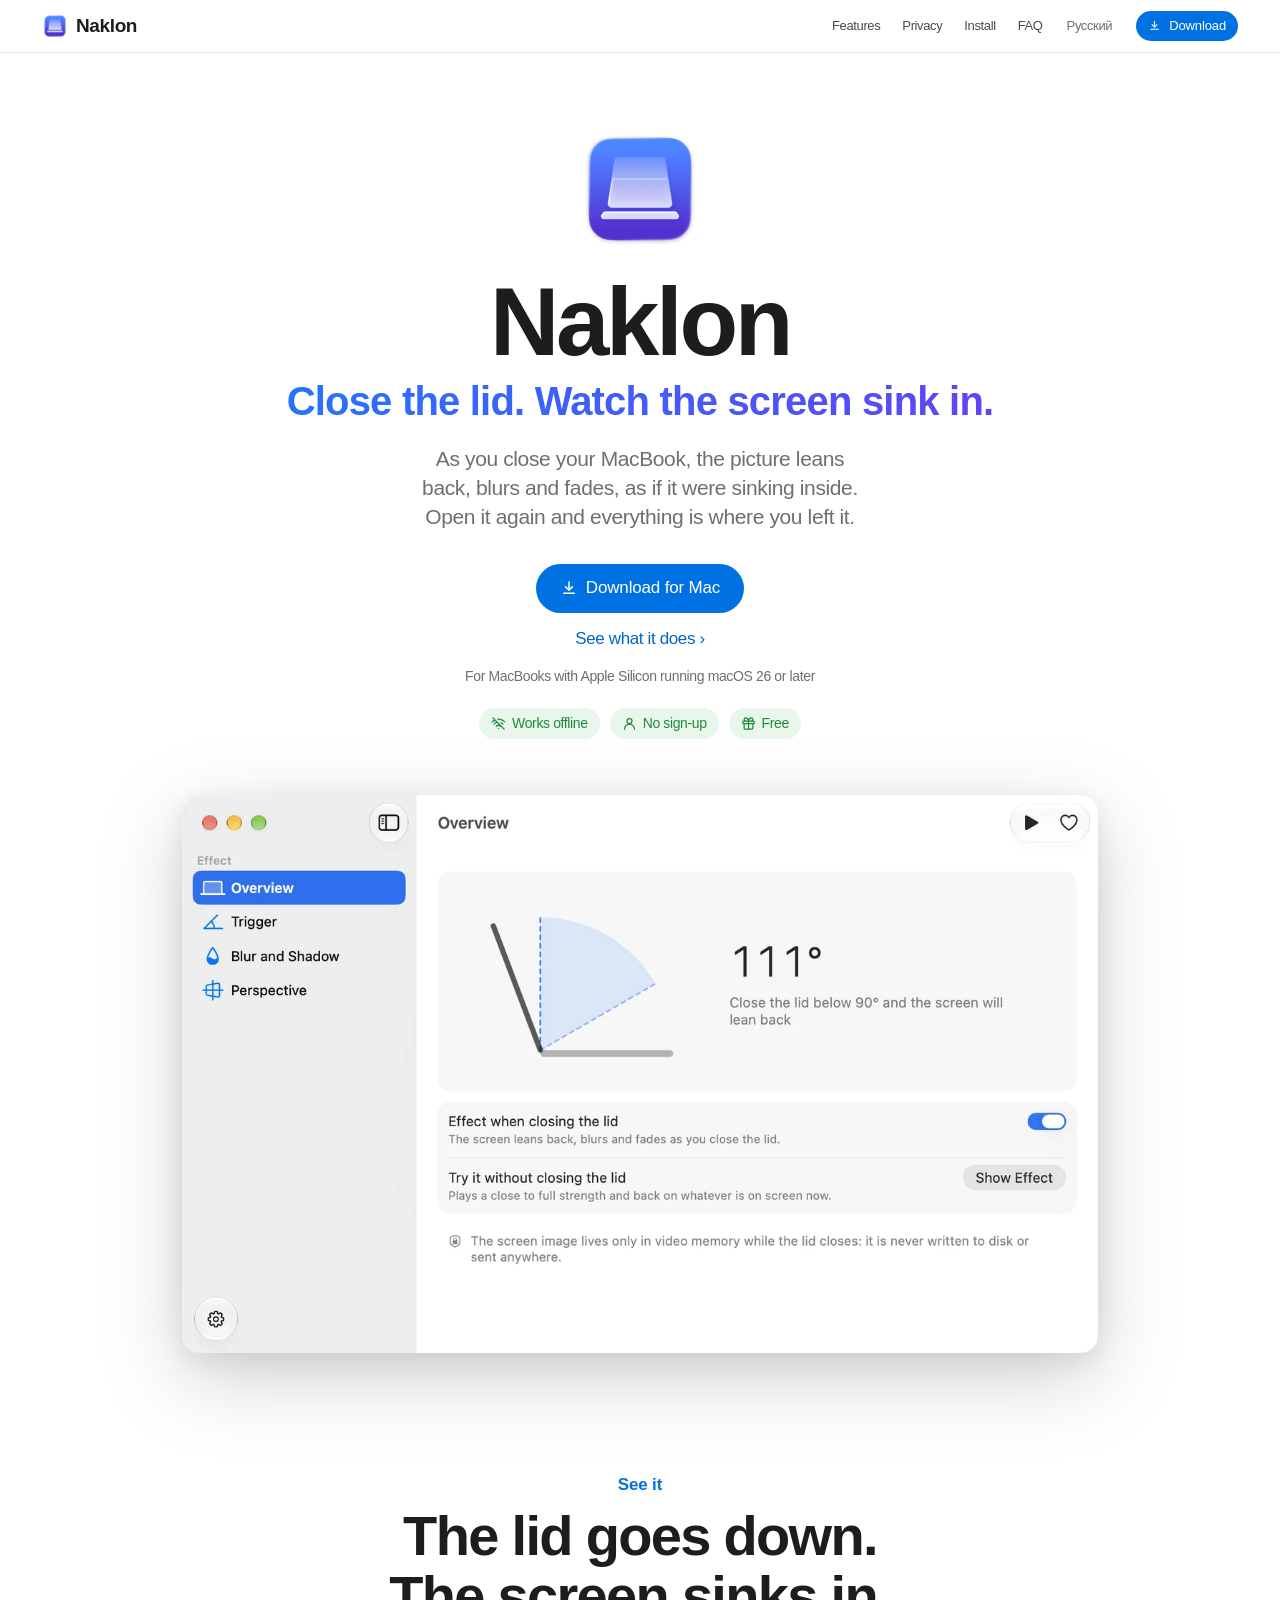
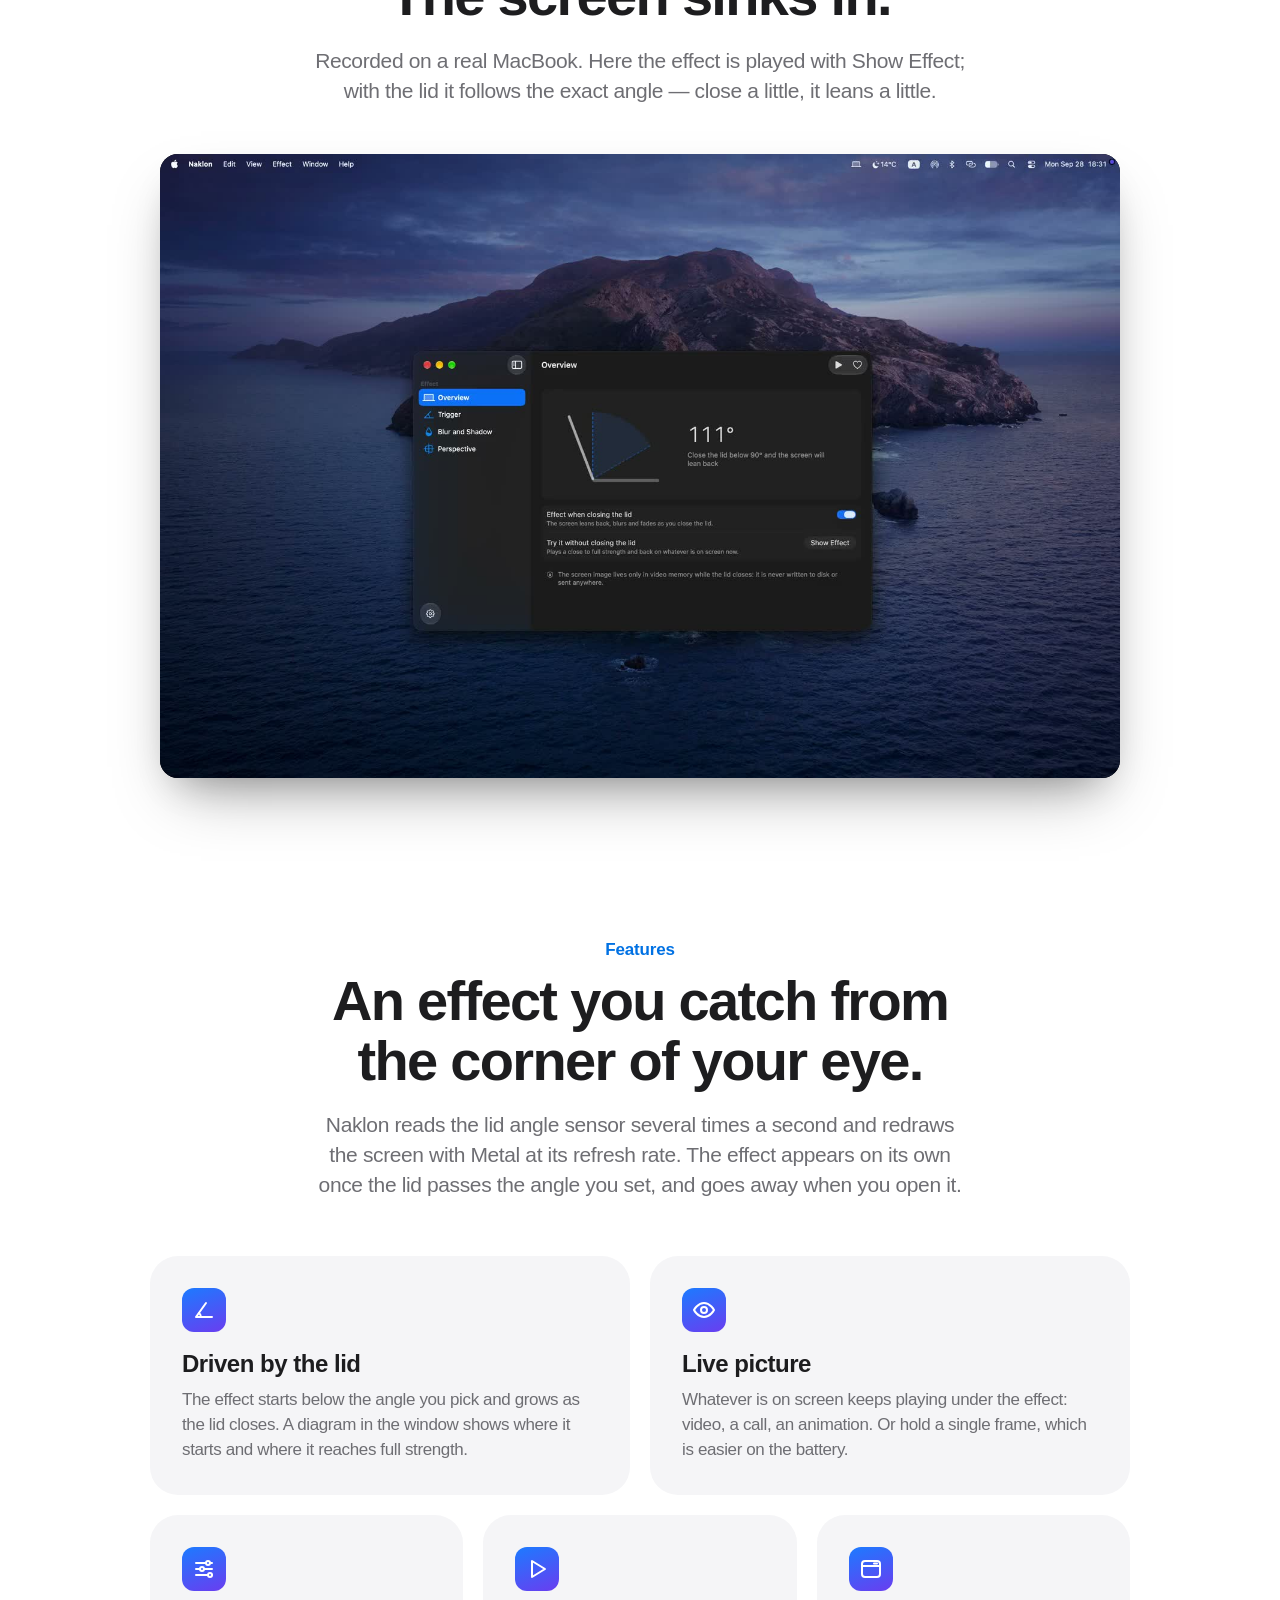
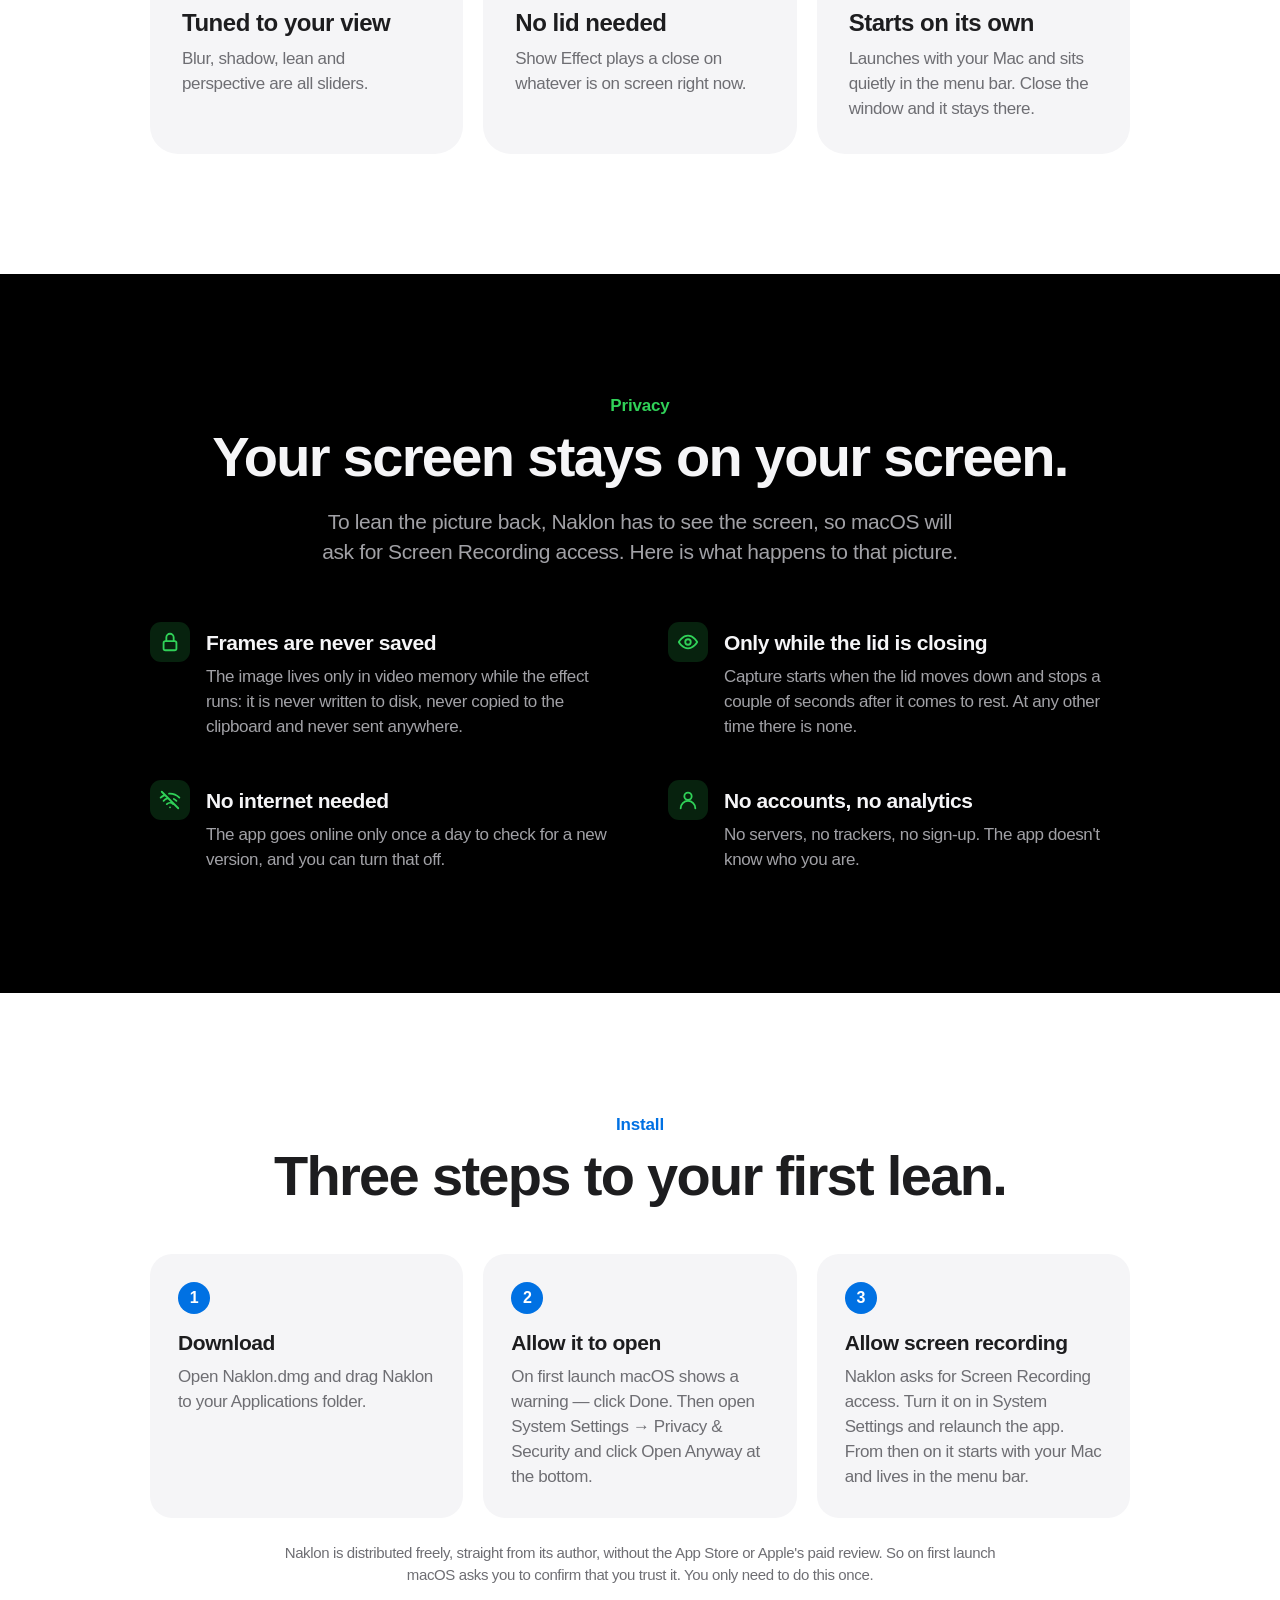
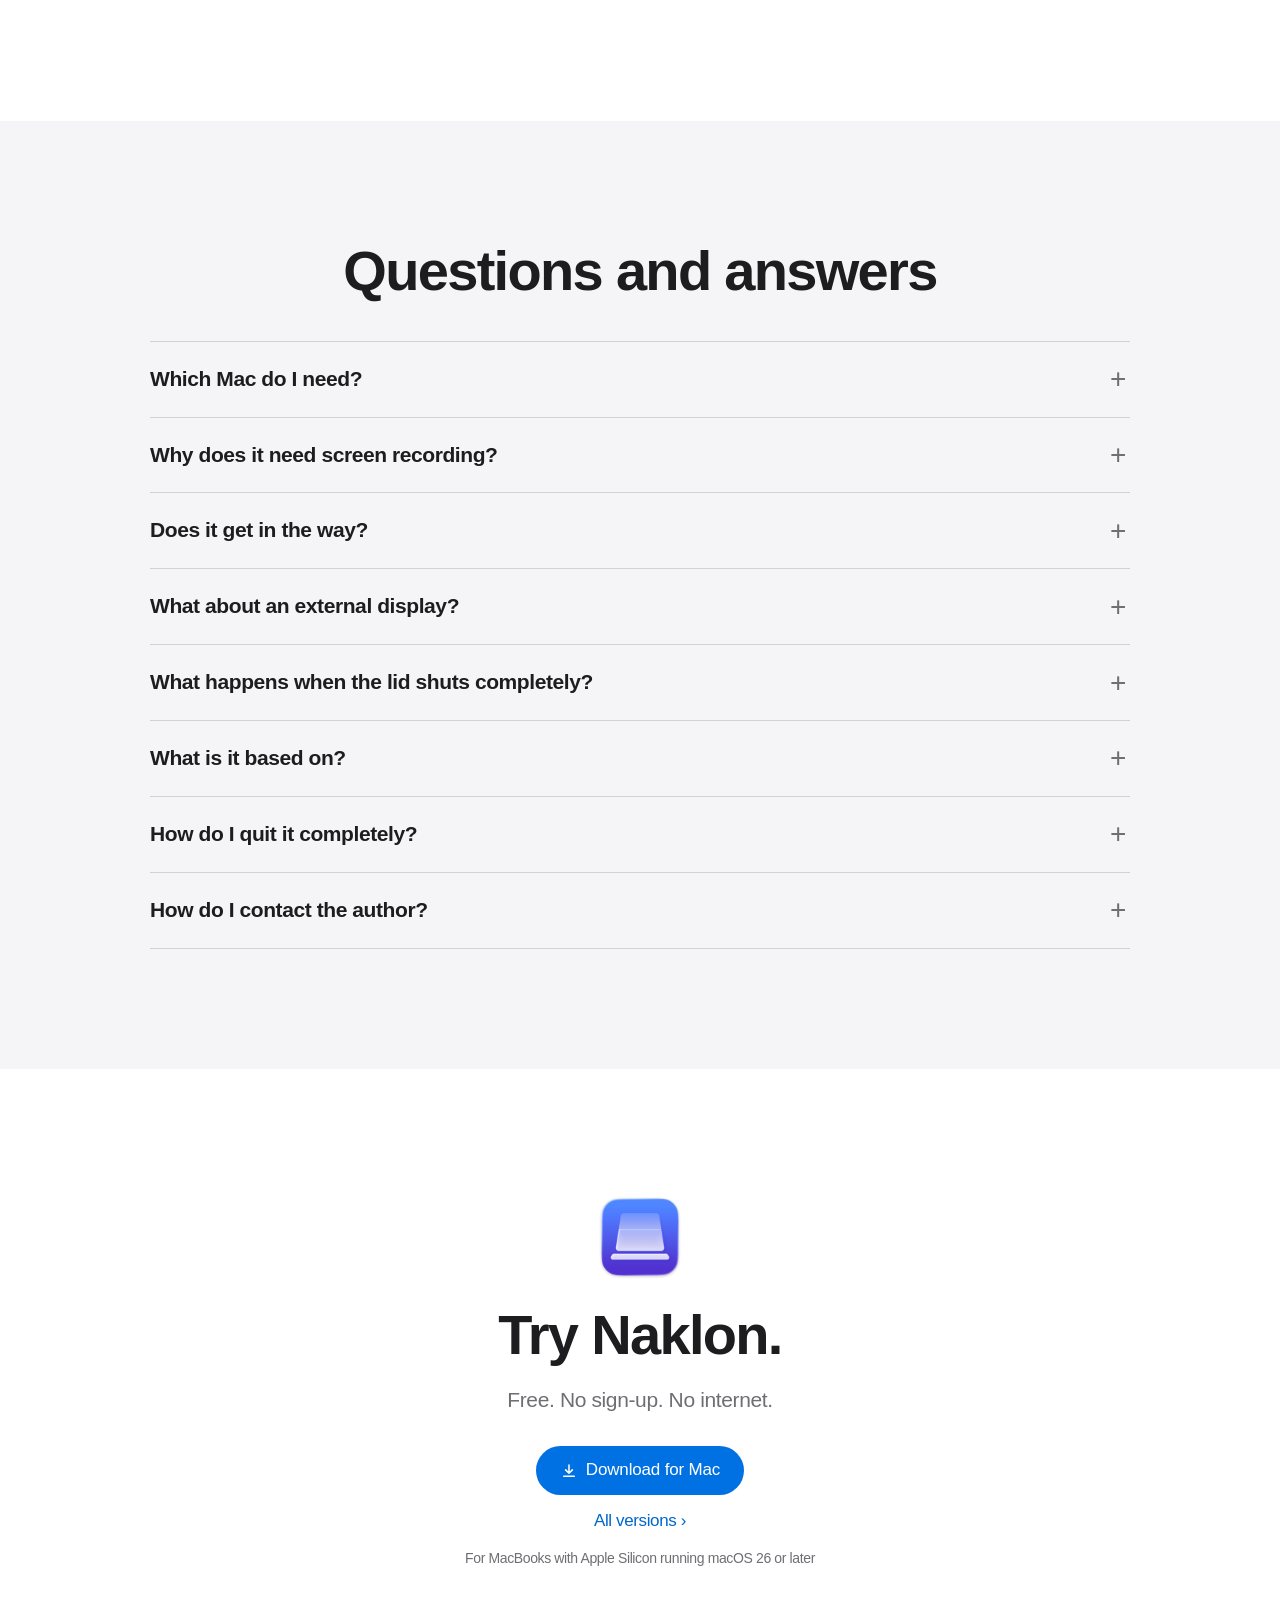
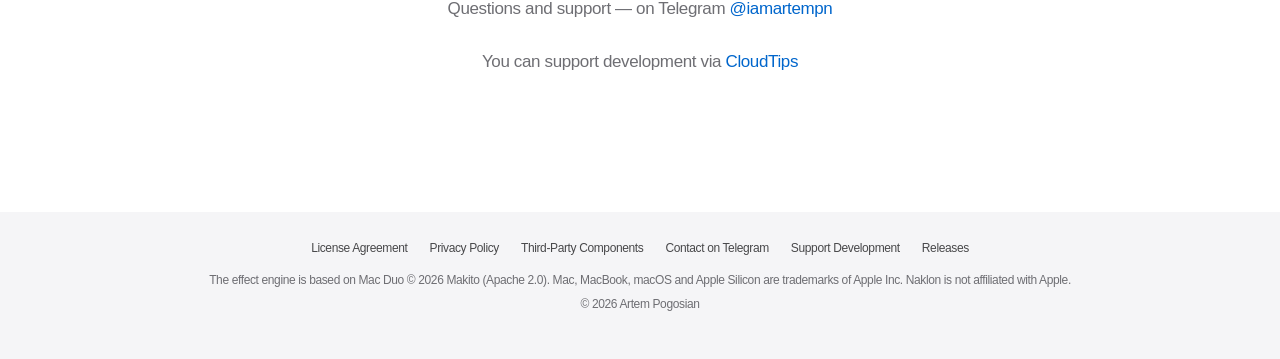
<file: index.html>
<!doctype html>
<html lang="ru" class="no-js">
<head>
<meta charset="utf-8">
<meta name="viewport" content="width=device-width, initial-scale=1">
<title>Наклон — эффект глубины при закрытии крышки MacBook</title>
<meta name="description" content="Наклон отклоняет экран MacBook назад, размывает и гасит его, пока вы закрываете крышку. Живет в строке меню. Бесплатно, без интернета и регистрации.">
<meta name="color-scheme" content="light dark">
<meta name="theme-color" content="#ffffff" media="(prefers-color-scheme: light)">
<meta name="theme-color" content="#000000" media="(prefers-color-scheme: dark)">
<link rel="canonical" href="https://iamartempn.github.io/naklon/">
<link rel="alternate" hreflang="ru" href="https://iamartempn.github.io/naklon/">
<link rel="alternate" hreflang="en" href="https://iamartempn.github.io/naklon/en/">
<meta property="og:title" content="Наклон — эффект глубины при закрытии крышки MacBook">
<meta property="og:description" content="Наклон отклоняет экран MacBook назад, размывает и гасит его, пока вы закрываете крышку. Живет в строке меню. Бесплатно, без интернета и регистрации.">
<meta property="og:image" content="https://iamartempn.github.io/naklon/img/og-ru.jpg">
<meta property="og:image:width" content="1200">
<meta property="og:image:height" content="630">
<meta name="twitter:card" content="summary_large_image">
<link rel="icon" type="image/png" href="img/icon-64.png">
<link rel="apple-touch-icon" href="img/apple-touch-icon.png">
<link rel="stylesheet" href="style.css?v=8bf0d24ddd">
</head>
<body>
<nav class="nav"><div class="wide">
  <a class="brand" href="#top"><img src="img/icon-64.png" alt="">Наклон</a>
  <div class="nav-links"><a href="#features">Возможности</a><a href="#privacy">Приватность</a><a href="#install">Установка</a><a href="#faq">Вопросы</a></div>
  <a class="lang" href="en/" hreflang="en" data-lang="en">English</a>
  <a class="btn small" href="https://github.com/iamartempn/naklon/releases/latest/download/Naklon.dmg"><svg viewBox="0 0 24 24" fill="none" stroke="currentColor" stroke-width="2" stroke-linecap="round" stroke-linejoin="round"><path d="M12 4v11m0 0-4.5-4.5M12 15l4.5-4.5M5 19h14"/></svg>Скачать</a>
</div></nav>

<main id="top">
<header class="hero">
  <div class="wrap">
    <img class="icon" src="img/icon-512.png" width="512" height="512" alt="">
    <h1>Наклон</h1>
    <p class="tagline">Закройте крышку — экран уйдет вглубь.</p>
    <p class="lead">Пока вы закрываете MacBook, картинка отклоняется назад, размывается и гаснет, словно уходит внутрь. Открыли снова — все на месте.</p>
    <div class="cta"><a class="btn" href="https://github.com/iamartempn/naklon/releases/latest/download/Naklon.dmg"><svg viewBox="0 0 24 24" fill="none" stroke="currentColor" stroke-width="2" stroke-linecap="round" stroke-linejoin="round"><path d="M12 4v11m0 0-4.5-4.5M12 15l4.5-4.5M5 19h14"/></svg>Скачать для Mac</a><a class="text-link" href="#features">Что умеет</a></div>
    <p class="meta">Для MacBook с Apple Silicon и macOS 26 или новее</p>
    <div class="badges"><span class="badge"><svg viewBox="0 0 24 24" fill="none" stroke="currentColor" stroke-width="2" stroke-linecap="round" stroke-linejoin="round"><path d="M3 3l18 18M8.5 16.5a5 5 0 0 1 7 0M5 12.9a10 10 0 0 1 4.2-2.6M19 12.9a10 10 0 0 0-2.8-2M1.8 9.4a15 15 0 0 1 3.9-2.5M22.2 9.4A15 15 0 0 0 11 5.1M12 20h.01"/></svg>Без интернета</span><span class="badge"><svg viewBox="0 0 24 24" fill="none" stroke="currentColor" stroke-width="2" stroke-linecap="round" stroke-linejoin="round"><circle cx="12" cy="8" r="4"/><path d="M4 21a8 8 0 0 1 16 0"/></svg>Без регистрации</span><span class="badge"><svg viewBox="0 0 24 24" fill="none" stroke="currentColor" stroke-width="2" stroke-linecap="round" stroke-linejoin="round"><rect x="3" y="8" width="18" height="4" rx="1"/><path d="M12 8v13M19 12v7a2 2 0 0 1-2 2H7a2 2 0 0 1-2-2v-7M7.5 8a2.5 2.5 0 0 1 0-5C11 3 12 8 12 8s1-5 4.5-5a2.5 2.5 0 0 1 0 5"/></svg>Бесплатно</span></div>
  </div>
  <picture><source media="(prefers-color-scheme: dark)" srcset="img/overview-ru-dark-1280.webp?v=a68e6b2c37 1280w, img/overview-ru-dark-2x.webp?v=27f5db59b7 1720w" sizes="(max-width: 1000px) 100vw, 960px"><img class="shot" src="img/overview-ru-1280.webp?v=c4a622347b" srcset="img/overview-ru-1280.webp?v=c4a622347b 1280w, img/overview-ru-2x.webp?v=cc72cac741 1720w" sizes="(max-width: 1000px) 100vw, 960px" width="1720" height="1048" alt="Окно Наклона: схема крышки с текущим углом и зоной эффекта" fetchpriority="high"></picture>
</header>

<section class="demo-section" id="demo">
  <div class="wrap center">
    <p class="eyebrow">Как это выглядит</p>
    <h2>Крышка идет вниз — экран уходит вглубь.</h2>
    <p class="section-lead">Запись с настоящего MacBook. Здесь эффект проигран кнопкой «Показать эффект», а с крышкой он идет точно за ее углом: чуть прикрыли — чуть отклонился.</p>
  </div>
  <video class="demo" autoplay muted loop playsinline preload="metadata" width="1600" height="1040"
         poster="img/demo-poster.jpg?v=c85a22b807" aria-label="Экран MacBook отклоняется назад, размывается и гаснет, затем возвращается">
    <source src="img/demo.mp4?v=f8fe6373b2" type="video/mp4">
  </video>
</section>

<section id="features">
  <div class="wrap center">
    <p class="eyebrow">Возможности</p>
    <h2>Эффект, который видно краем глаза.</h2>
    <p class="section-lead">Наклон читает датчик угла крышки несколько раз в секунду и перерисовывает экран через Metal на его частоте. Эффект появляется сам, когда крышка проходит заданный угол, и уходит, когда ее открывают.</p>
    <div class="grid">
        <div class="card half reveal"><div class="glyph"><svg viewBox="0 0 24 24" fill="none" stroke="currentColor" stroke-width="2" stroke-linecap="round" stroke-linejoin="round"><path d="M4 19h16M4 19 14 5"/><path d="M9 19a5 5 0 0 0-2-4"/></svg></div>
          <h3>По углу крышки</h3><p>Эффект начинается ниже выбранного угла и набирает силу, пока крышка закрывается. Одна схема в окне показывает, где он начнется и где будет в полную силу.</p></div>
        <div class="card half reveal"><div class="glyph"><svg viewBox="0 0 24 24" fill="none" stroke="currentColor" stroke-width="2" stroke-linecap="round" stroke-linejoin="round"><path d="M2 12s3.6-7 10-7 10 7 10 7-3.6 7-10 7S2 12 2 12z"/><circle cx="12" cy="12" r="3"/></svg></div>
          <h3>Живая картинка</h3><p>Под эффектом продолжает идти то, что на экране: видео, звонок, анимация. Можно оставить и один кадр — так легче для батареи.</p></div>
        <div class="card  reveal"><div class="glyph"><svg viewBox="0 0 24 24" fill="none" stroke="currentColor" stroke-width="2" stroke-linecap="round" stroke-linejoin="round"><path d="M4 6h10M18 6h2M4 12h4M12 12h8M4 18h12M20 18h0"/><circle cx="16" cy="6" r="2"/><circle cx="10" cy="12" r="2"/><circle cx="18" cy="18" r="2"/></svg></div>
          <h3>Под ваш взгляд</h3><p>Размытие, тень, отклонение и перспектива настраиваются ползунками.</p></div>
        <div class="card  reveal"><div class="glyph"><svg viewBox="0 0 24 24" fill="none" stroke="currentColor" stroke-width="2" stroke-linecap="round" stroke-linejoin="round"><path d="M7 4v16l13-8z"/></svg></div>
          <h3>Без крышки</h3><p>Кнопка «Показать эффект» проигрывает закрытие на том, что сейчас на экране.</p></div>
        <div class="card  reveal"><div class="glyph"><svg viewBox="0 0 24 24" fill="none" stroke="currentColor" stroke-width="2" stroke-linecap="round" stroke-linejoin="round"><rect x="3" y="4" width="18" height="16" rx="3"/><path d="M3 9h18M15 6.5h3"/></svg></div>
          <h3>Сам запускается</h3><p>Стартует вместе с Mac и тихо живет в строке меню. Закрыли окно — программа осталась там же.</p></div>
    </div>
  </div>
</section>

<section class="dark" id="privacy">
  <div class="wrap center">
    <p class="eyebrow">Приватность</p>
    <h2>Экран остается на экране.</h2>
    <p class="section-lead">Чтобы наклонить картинку, Наклону нужно видеть экран, поэтому macOS спросит доступ к записи экрана. Вот что с этой картинкой происходит.</p>
    <div class="points">
        <div class="point reveal"><div class="glyph"><svg viewBox="0 0 24 24" fill="none" stroke="currentColor" stroke-width="2" stroke-linecap="round" stroke-linejoin="round"><rect x="5" y="11" width="14" height="10" rx="2"/><path d="M8 11V7a4 4 0 0 1 8 0v4"/></svg></div>
          <div><h3>Кадры не сохраняются</h3><p>Изображение живет только в видеопамяти, пока идет эффект: не пишется на диск, не попадает в буфер обмена и никуда не отправляется.</p></div></div>
        <div class="point reveal"><div class="glyph"><svg viewBox="0 0 24 24" fill="none" stroke="currentColor" stroke-width="2" stroke-linecap="round" stroke-linejoin="round"><path d="M2 12s3.6-7 10-7 10 7 10 7-3.6 7-10 7S2 12 2 12z"/><circle cx="12" cy="12" r="3"/></svg></div>
          <div><h3>Только пока закрывается крышка</h3><p>Захват начинается, когда крышка идет вниз, и прекращается через пару секунд после того, как она остановилась. В остальное время его нет.</p></div></div>
        <div class="point reveal"><div class="glyph"><svg viewBox="0 0 24 24" fill="none" stroke="currentColor" stroke-width="2" stroke-linecap="round" stroke-linejoin="round"><path d="M3 3l18 18M8.5 16.5a5 5 0 0 1 7 0M5 12.9a10 10 0 0 1 4.2-2.6M19 12.9a10 10 0 0 0-2.8-2M1.8 9.4a15 15 0 0 1 3.9-2.5M22.2 9.4A15 15 0 0 0 11 5.1M12 20h.01"/></svg></div>
          <div><h3>Интернет не нужен</h3><p>В сеть приложение выходит только раз в сутки проверить новую версию, и это выключается в настройках.</p></div></div>
        <div class="point reveal"><div class="glyph"><svg viewBox="0 0 24 24" fill="none" stroke="currentColor" stroke-width="2" stroke-linecap="round" stroke-linejoin="round"><circle cx="12" cy="8" r="4"/><path d="M4 21a8 8 0 0 1 16 0"/></svg></div>
          <div><h3>Без учетных записей и аналитики</h3><p>Нет серверов, счетчиков и регистрации. Приложение не знает, кто вы.</p></div></div></div>
  </div>
</section>

<section id="install">
  <div class="wrap center">
    <p class="eyebrow">Установка</p>
    <h2>Три шага до первого наклона.</h2>
    <div class="steps"><div class="step reveal"><h3>Скачайте</h3><p>Откройте файл Naklon.dmg и перетащите Наклон в папку «Программы».</p></div><div class="step reveal"><h3>Разрешите запуск</h3><p>При первом запуске macOS покажет предупреждение — нажмите «Готово». Затем откройте «Системные настройки» → «Конфиденциальность и безопасность» и внизу нажмите «Все равно открыть».</p></div><div class="step reveal"><h3>Разрешите запись экрана</h3><p>Наклон попросит доступ к записи экрана. Включите его в «Системных настройках» и перезапустите программу. Дальше она будет сама запускаться вместе с Mac и жить в строке меню.</p></div></div>
    <p class="note">Наклон распространяется свободно, напрямую от автора, без App Store и платной проверки Apple. Поэтому при первом запуске macOS просит подтвердить, что вы доверяете приложению. Это нужно сделать всего один раз.</p>
  </div>
</section>

<section class="alt" id="faq">
  <div class="wrap center">
    <h2>Вопросы и ответы</h2>
    <div class="faq"><details><summary>Какой Mac нужен?</summary><p>MacBook с процессором Apple Silicon и macOS 26 или новее. Эффект работает от датчика угла крышки, а он есть не у всех моделей. Если датчика нет, Наклон скажет об этом в первом же окне.</p></details><details><summary>Зачем доступ к записи экрана?</summary><p>Картинка, которая отклоняется и гаснет, — это ваш экран. Без доступа Наклону нечего наклонять. Кадры не сохраняются и никуда не уходят, подробно — в политике конфиденциальности.</p></details><details><summary>Мешает ли эффект работать?</summary><p>Нет. Он появляется только ниже угла начала, а щелчки проходят сквозь него к программам под ним. Эффект можно выключить одним переключателем в строке меню.</p></details><details><summary>А с внешним монитором?</summary><p>Эффект показывается только на встроенном экране. Когда крышка закрыта и Mac работает от внешнего монитора, эффекта нет.</p></details><details><summary>Что будет, когда крышка закроется совсем?</summary><p>Mac уснет, как обычно. После пробуждения Наклон начнет следить за крышкой заново.</p></details><details><summary>На чем он основан?</summary><p>Движок эффекта основан на открытой программе Mac Duo (автор Makito, лицензия Apache 2.0). Наклон — ее версия с новым интерфейсом, настройками на русском и английском и схемой крышки в окне.</p></details><details><summary>Как его закрыть совсем?</summary><p>Закрытие окна и ⌘Q убирают Наклон в строку меню. Выйти полностью — кнопкой «Выйти» в панели значка, а автозапуск выключается в настройках.</p></details><details><summary>Как связаться с автором?</summary><p>Пишите в Telegram @iamartempn — туда же вопросы, ошибки и предложения.</p></details></div>
  </div>
</section>

<section class="final">
  <div class="wrap">
    <img class="icon" src="img/icon-512.png" width="512" height="512" alt="" loading="lazy">
    <h2>Попробуйте Наклон.</h2>
    <p class="section-lead">Бесплатно. Без регистрации. Без интернета.</p>
    <div class="cta"><a class="btn" href="https://github.com/iamartempn/naklon/releases/latest/download/Naklon.dmg"><svg viewBox="0 0 24 24" fill="none" stroke="currentColor" stroke-width="2" stroke-linecap="round" stroke-linejoin="round"><path d="M12 4v11m0 0-4.5-4.5M12 15l4.5-4.5M5 19h14"/></svg>Скачать для Mac</a><a class="text-link" href="https://github.com/iamartempn/naklon/releases">Все версии</a></div>
    <p class="meta">Для MacBook с Apple Silicon и macOS 26 или новее</p>
    <p class="support">Вопросы и поддержка — в Telegram <a href="https://t.me/iamartempn">@iamartempn</a></p>
    <p class="support">Поддержать разработку можно через <a href="https://pay.cloudtips.ru/p/5d8594dc">CloudTips</a></p>
  </div>
</section>
</main>

<footer><div class="wrap">
  <div class="links"><a href="license.html">Лицензионное соглашение</a><a href="privacy.html">Политика конфиденциальности</a><a href="third-party.html">Сторонние компоненты</a><a href="https://t.me/iamartempn">Связаться в Telegram</a><a href="https://pay.cloudtips.ru/p/5d8594dc">Поддержать разработку</a><a href="https://github.com/iamartempn/naklon/releases">Выпуски</a></div>
  <p>Движок эффекта основан на Mac Duo © 2026 Makito (Apache 2.0). Mac, MacBook, macOS и Apple Silicon — товарные знаки Apple Inc. Наклон не связан с Apple.</p>
  <p>© 2026 Артем Погосян</p>
</div></footer>

<script>
document.documentElement.classList.remove("no-js");
// Выбор языка запоминается: кто нажал «Русский» на английской странице, того больше
// не перебрасывает. Хранилище может быть недоступно — тогда просто без памяти.
document.querySelectorAll("[data-lang]").forEach(function (a) {
  a.addEventListener("click", function () { try { localStorage.setItem("naklon-lang", a.dataset.lang); } catch (e) {} });
});
// «Уменьшить движение»: ролик не крутится сам, запускается кнопкой.
var demo = document.querySelector("video.demo");
if (demo && window.matchMedia("(prefers-reduced-motion: reduce)").matches) {
  demo.removeAttribute("autoplay"); demo.pause(); demo.controls = true;
}
if ("IntersectionObserver" in window) {
  var io = new IntersectionObserver(function (entries) {
    entries.forEach(function (x) { if (x.isIntersecting) { x.target.classList.add("in"); io.unobserve(x.target); } });
  }, { rootMargin: "0px 0px -8% 0px" });
  document.querySelectorAll(".reveal").forEach(function (el) { io.observe(el); });
} else {
  document.querySelectorAll(".reveal").forEach(function (el) { el.classList.add("in"); });
}
</script>
<script>
(function () {
  var saved = null;
  try { saved = localStorage.getItem("naklon-lang"); } catch (e) {}
  var lang = (navigator.languages && navigator.languages[0]) || navigator.language || "ru";
  if (!saved && !/^(ru|be|uk|kk)/i.test(lang)) location.replace("en/" + location.hash);
})();
</script>
</body>
</html>
</file>
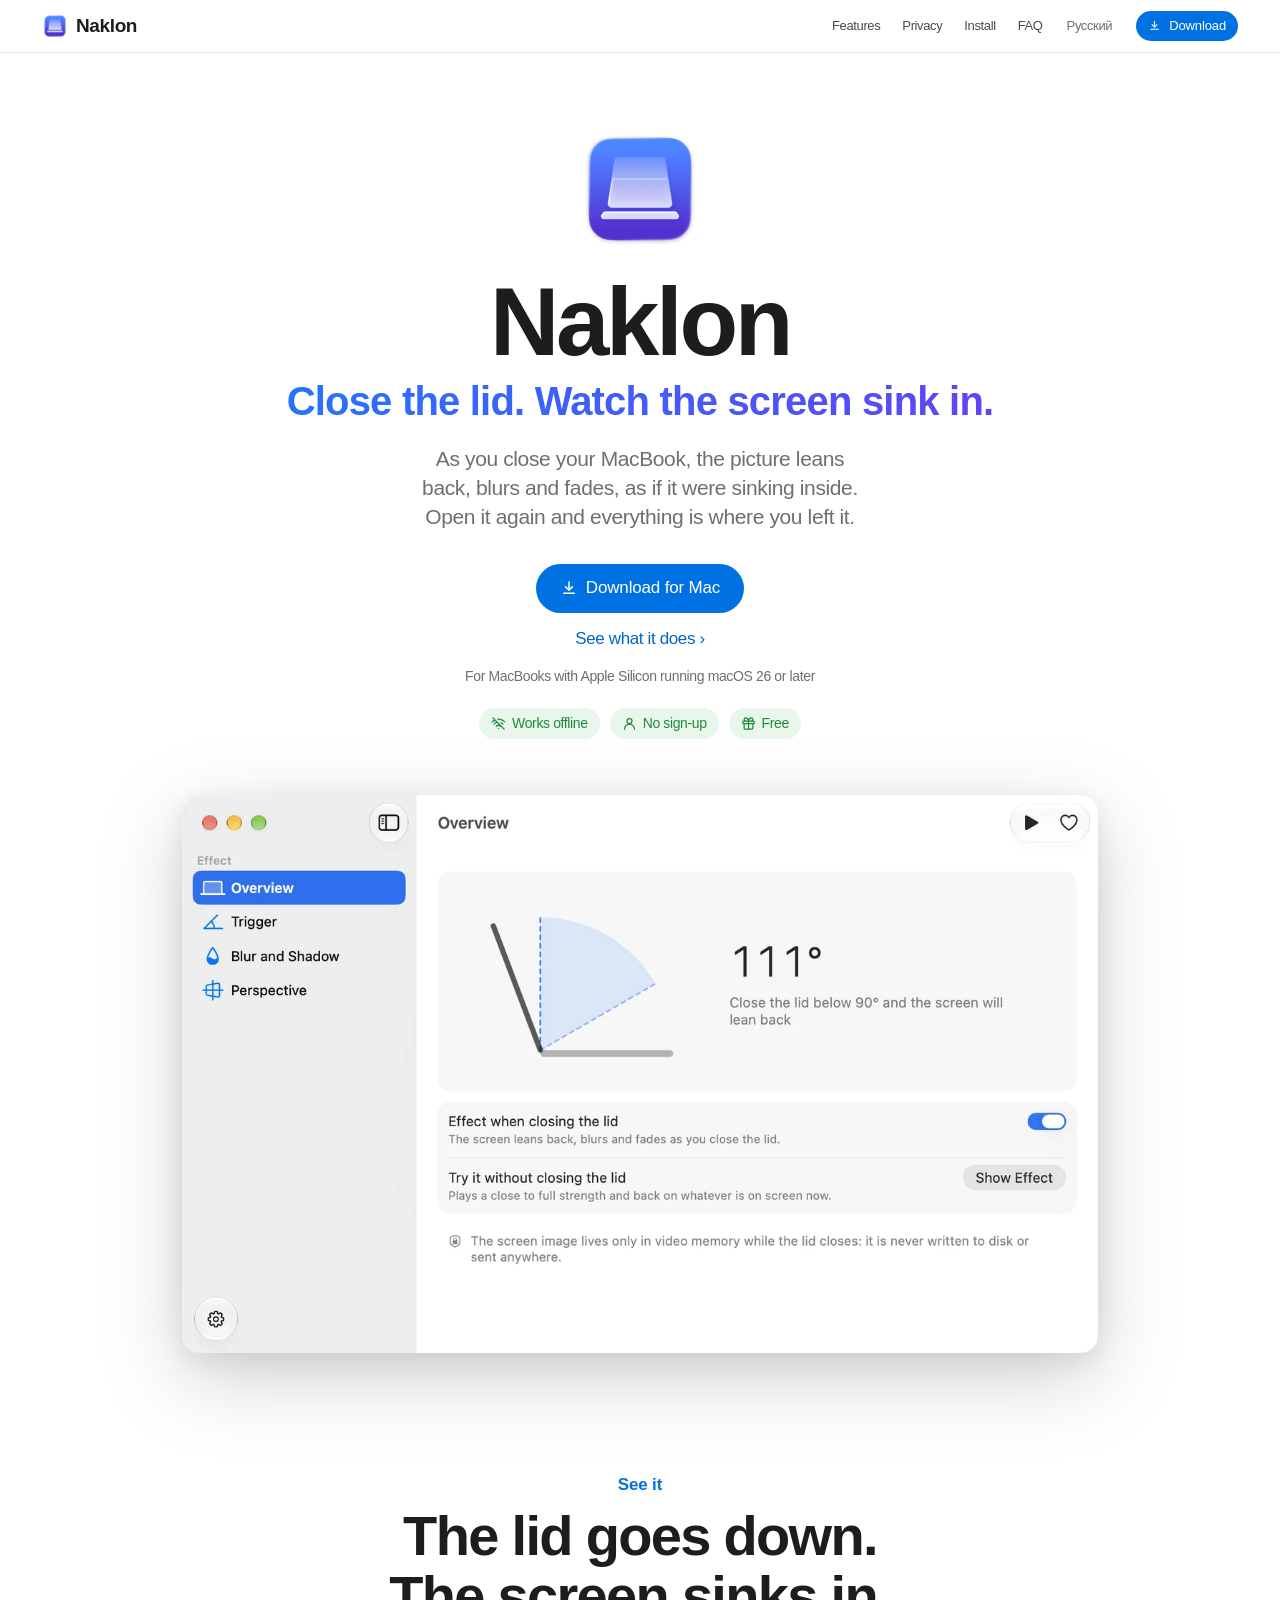
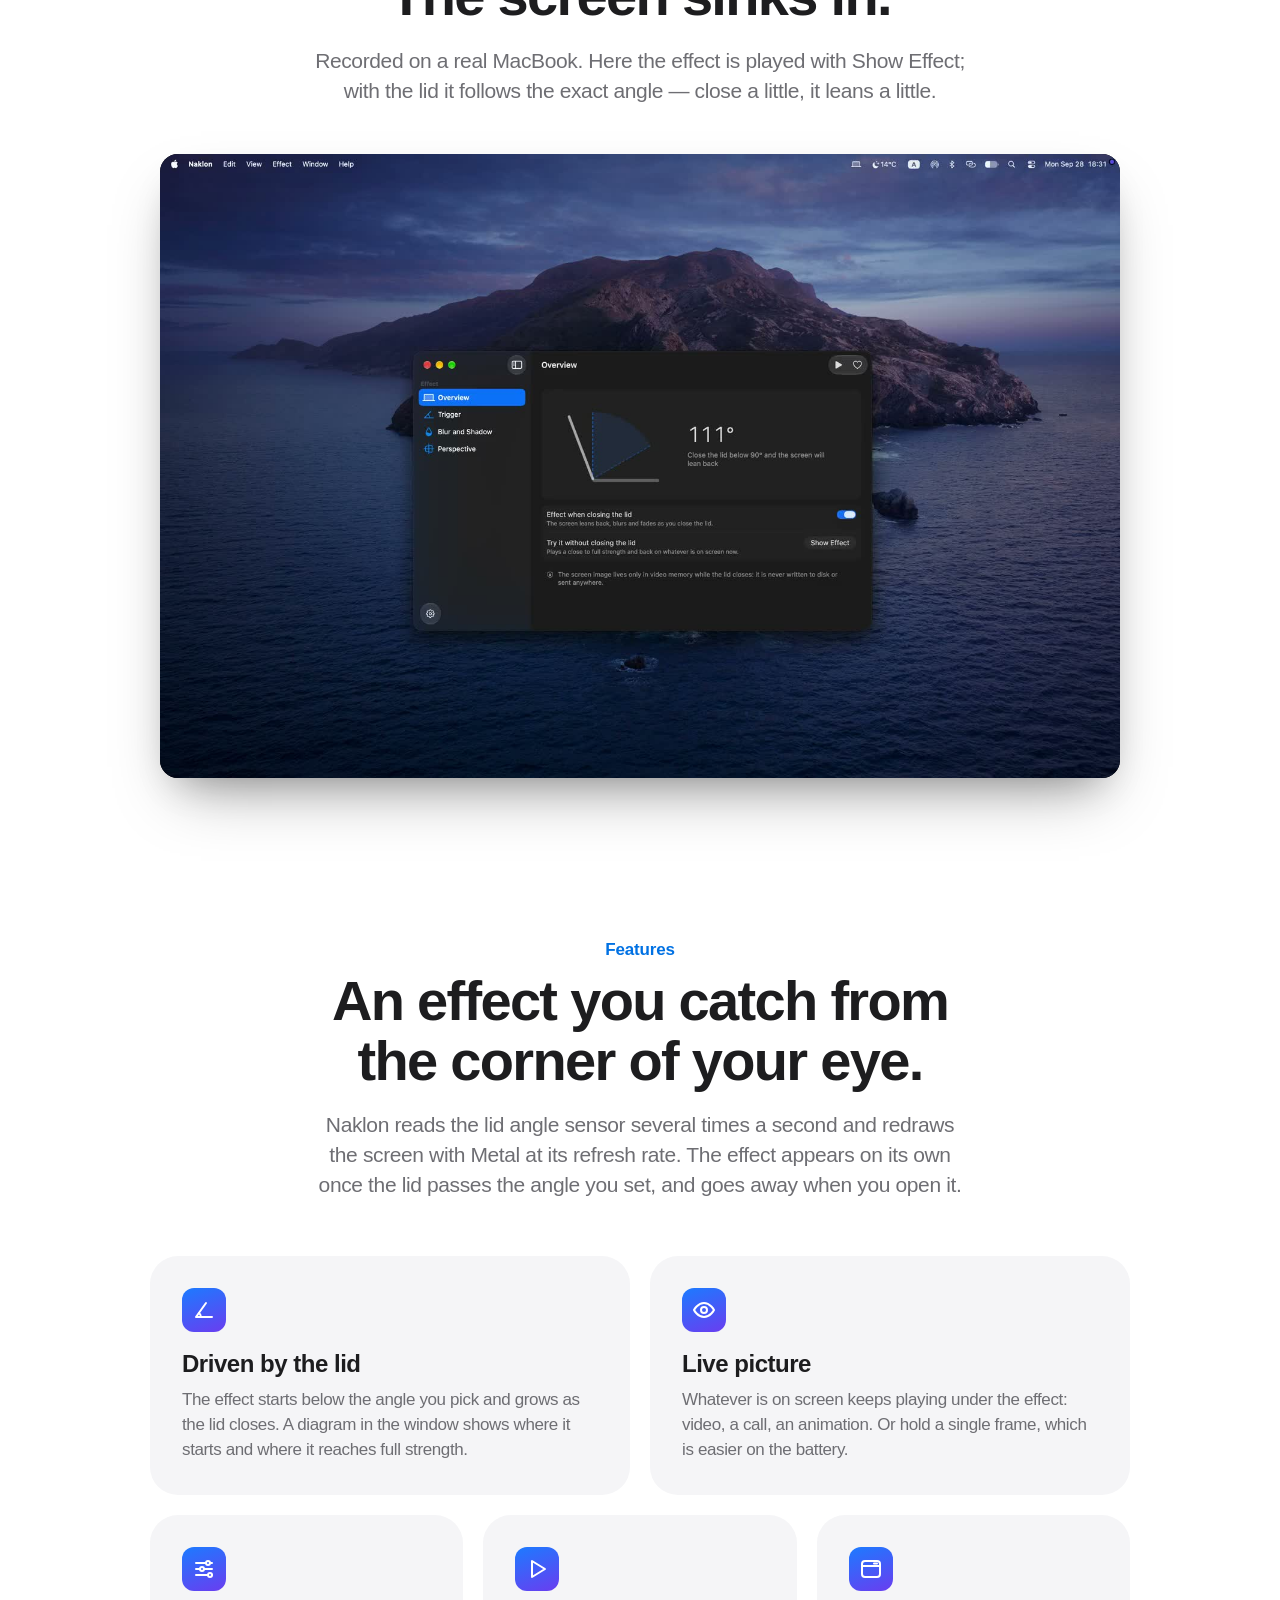
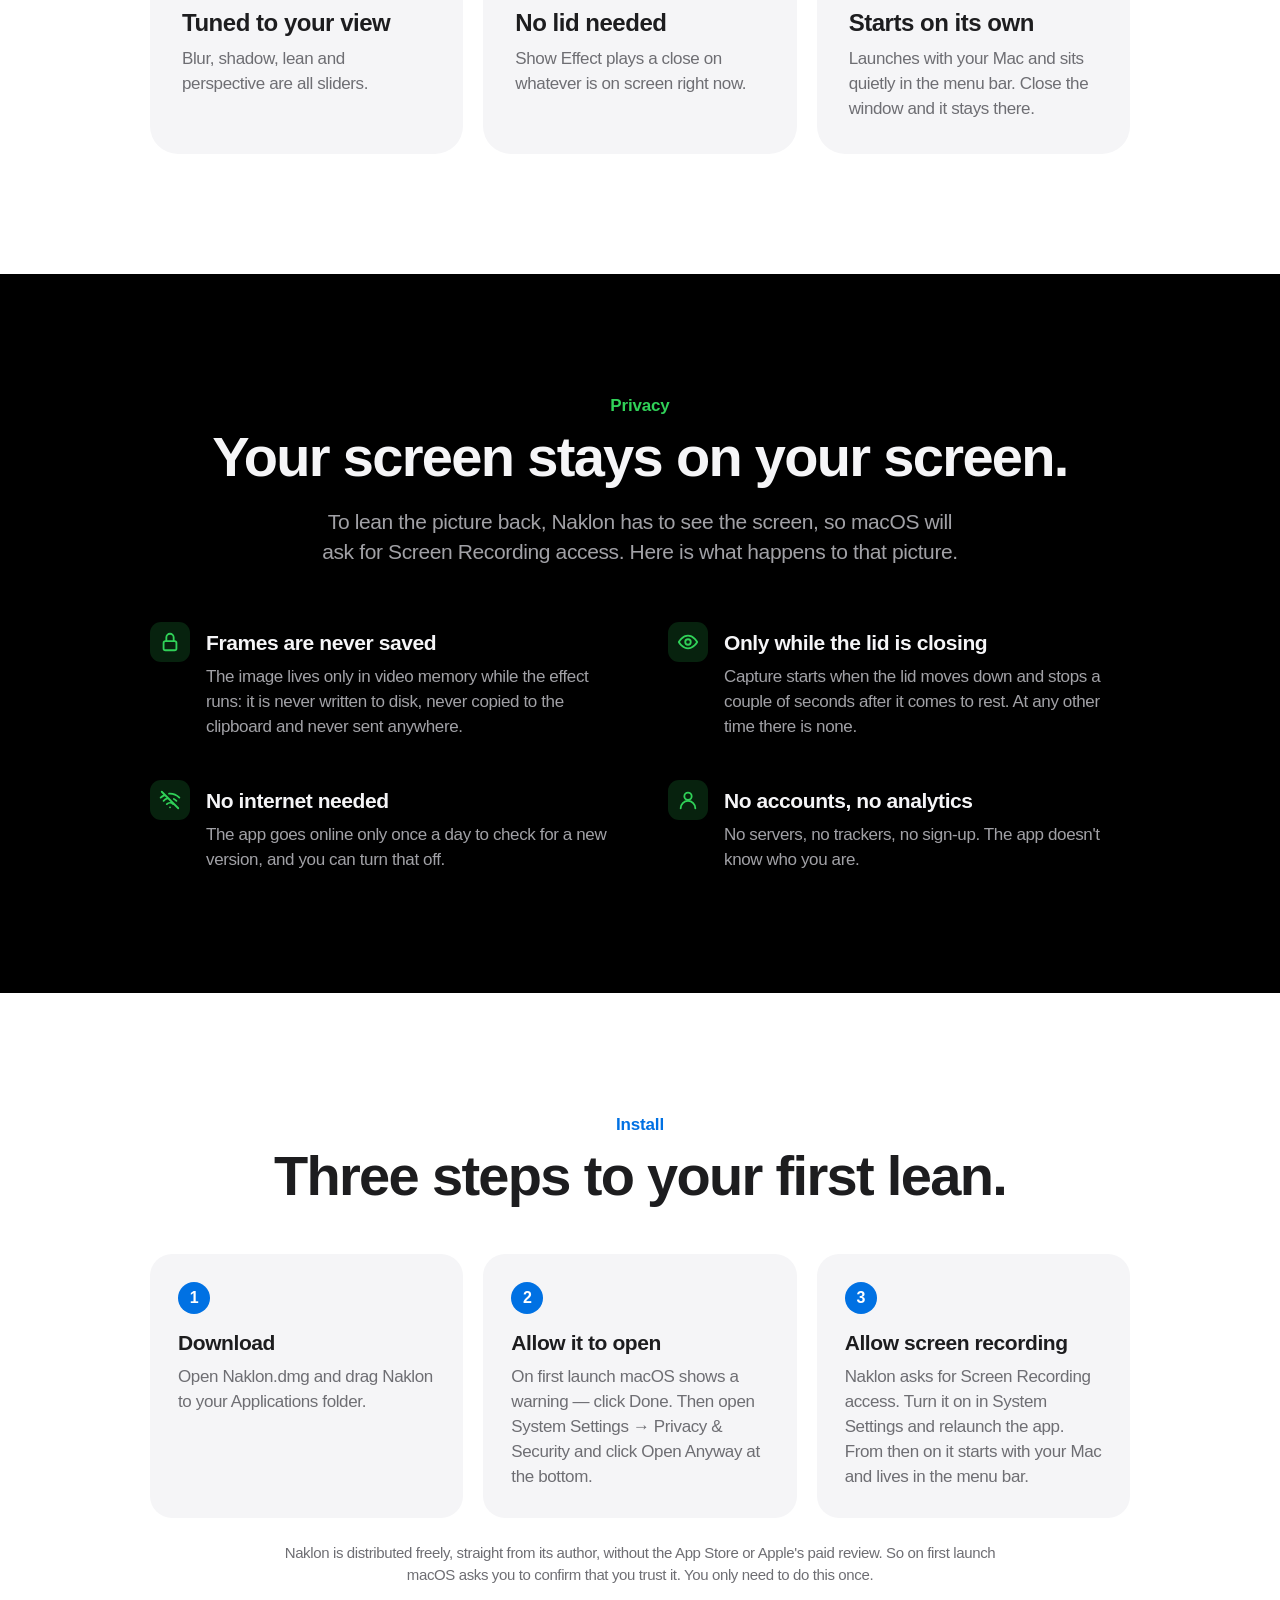
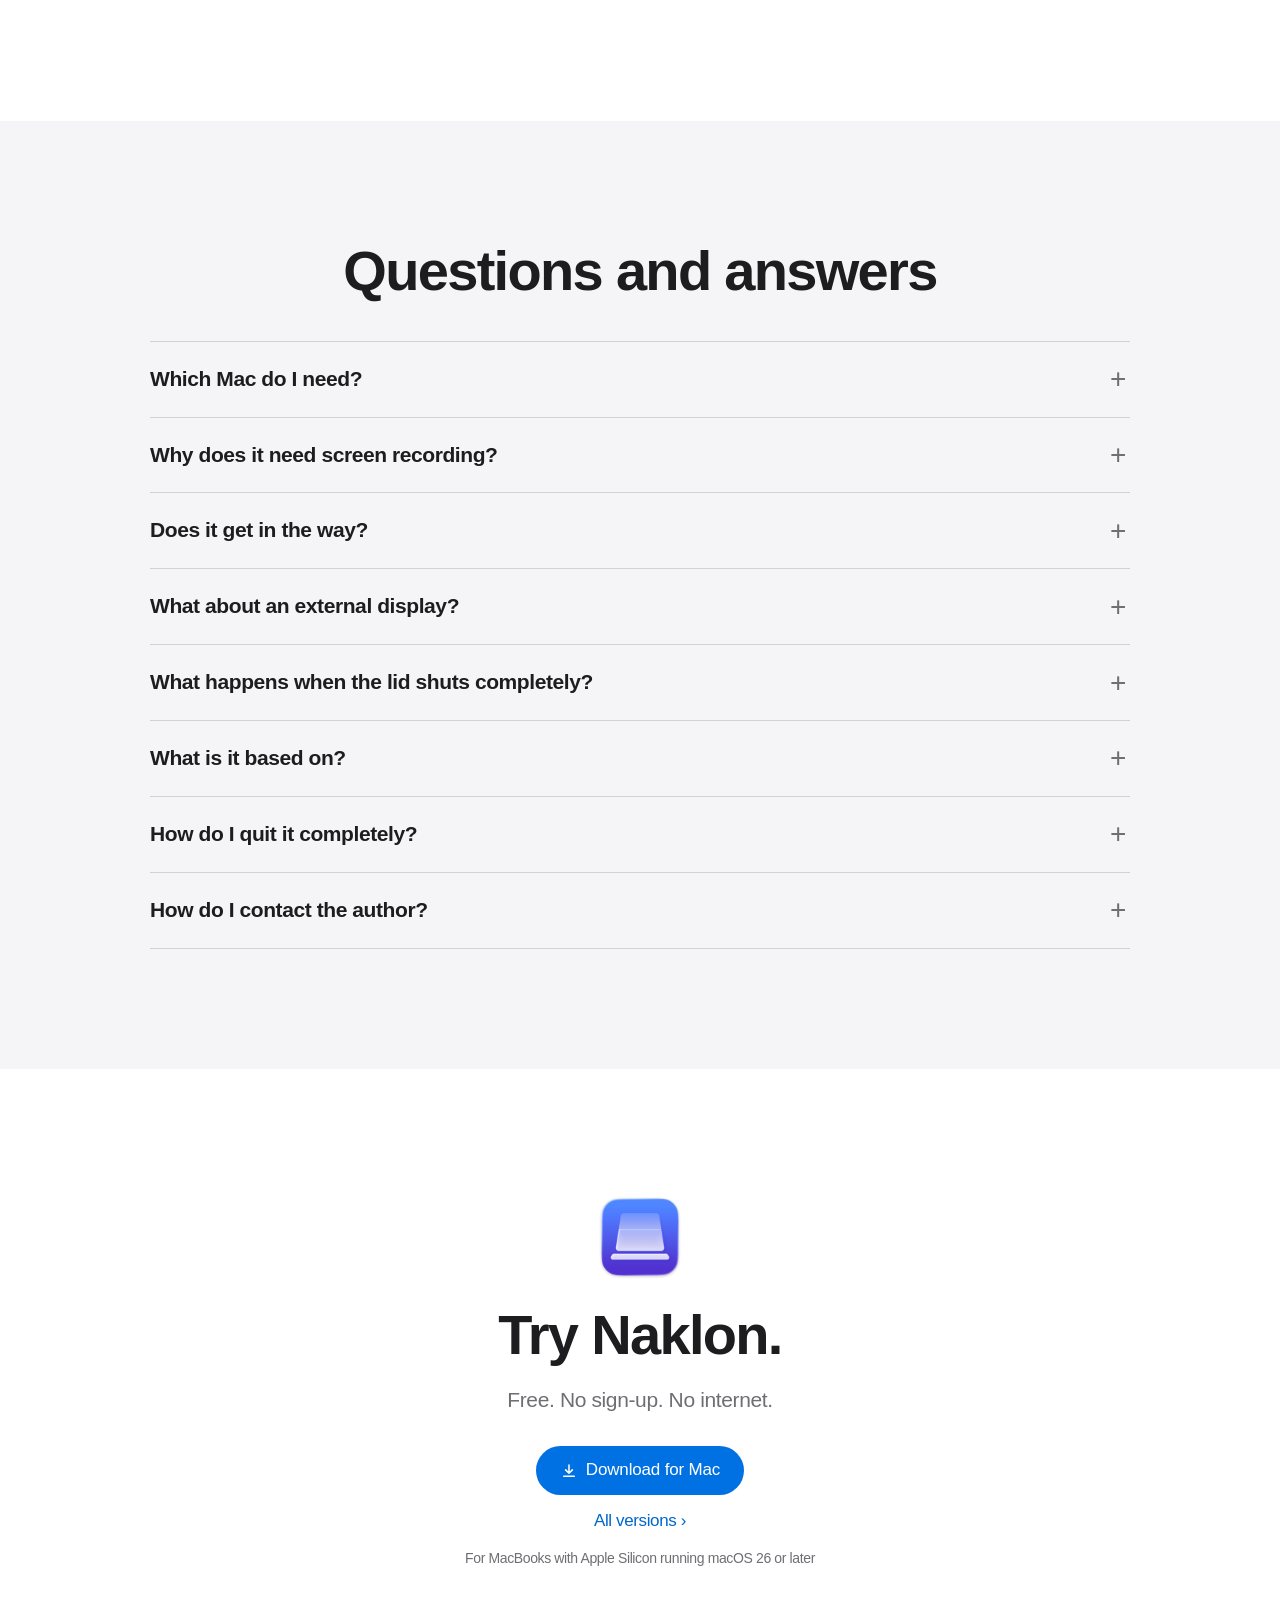
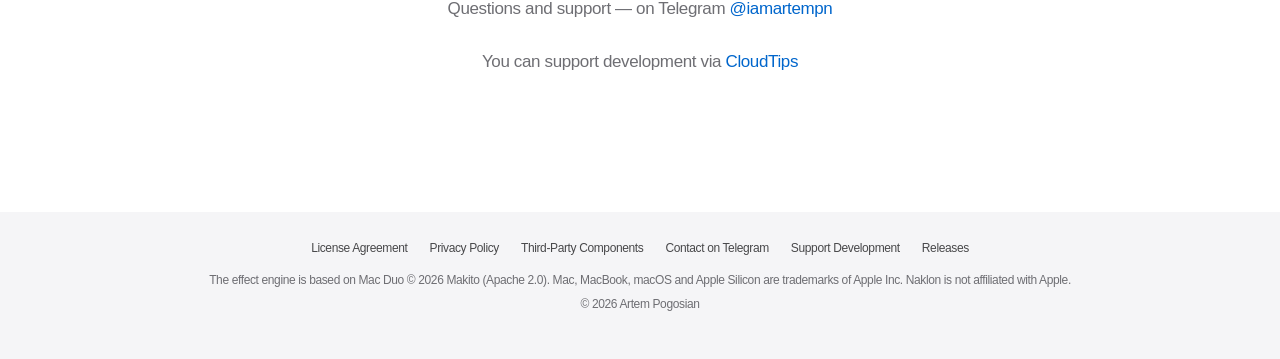
<file: en/index.html>
<!doctype html>
<html lang="en" class="no-js">
<head>
<meta charset="utf-8">
<meta name="viewport" content="width=device-width, initial-scale=1">
<title>Naklon — a depth effect for closing your MacBook lid</title>
<meta name="description" content="Naklon leans your MacBook screen back, blurs and dims it as you close the lid. Lives in the menu bar. Free, offline, no sign-up.">
<meta name="color-scheme" content="light dark">
<meta name="theme-color" content="#ffffff" media="(prefers-color-scheme: light)">
<meta name="theme-color" content="#000000" media="(prefers-color-scheme: dark)">
<link rel="canonical" href="https://iamartempn.github.io/naklon/en/">
<link rel="alternate" hreflang="ru" href="https://iamartempn.github.io/naklon/">
<link rel="alternate" hreflang="en" href="https://iamartempn.github.io/naklon/en/">
<meta property="og:title" content="Naklon — a depth effect for closing your MacBook lid">
<meta property="og:description" content="Naklon leans your MacBook screen back, blurs and dims it as you close the lid. Lives in the menu bar. Free, offline, no sign-up.">
<meta property="og:image" content="https://iamartempn.github.io/naklon/img/og-en.jpg">
<meta property="og:image:width" content="1200">
<meta property="og:image:height" content="630">
<meta name="twitter:card" content="summary_large_image">
<link rel="icon" type="image/png" href="../img/icon-64.png">
<link rel="apple-touch-icon" href="../img/apple-touch-icon.png">
<link rel="stylesheet" href="../style.css?v=8bf0d24ddd">
</head>
<body>
<nav class="nav"><div class="wide">
  <a class="brand" href="#top"><img src="../img/icon-64.png" alt="">Naklon</a>
  <div class="nav-links"><a href="#features">Features</a><a href="#privacy">Privacy</a><a href="#install">Install</a><a href="#faq">FAQ</a></div>
  <a class="lang" href="../" hreflang="ru" data-lang="ru">Русский</a>
  <a class="btn small" href="https://github.com/iamartempn/naklon/releases/latest/download/Naklon.dmg"><svg viewBox="0 0 24 24" fill="none" stroke="currentColor" stroke-width="2" stroke-linecap="round" stroke-linejoin="round"><path d="M12 4v11m0 0-4.5-4.5M12 15l4.5-4.5M5 19h14"/></svg>Download</a>
</div></nav>

<main id="top">
<header class="hero">
  <div class="wrap">
    <img class="icon" src="../img/icon-512.png" width="512" height="512" alt="">
    <h1>Naklon</h1>
    <p class="tagline">Close the lid. Watch the screen sink in.</p>
    <p class="lead">As you close your MacBook, the picture leans back, blurs and fades, as if it were sinking inside. Open it again and everything is where you left it.</p>
    <div class="cta"><a class="btn" href="https://github.com/iamartempn/naklon/releases/latest/download/Naklon.dmg"><svg viewBox="0 0 24 24" fill="none" stroke="currentColor" stroke-width="2" stroke-linecap="round" stroke-linejoin="round"><path d="M12 4v11m0 0-4.5-4.5M12 15l4.5-4.5M5 19h14"/></svg>Download for Mac</a><a class="text-link" href="#features">See what it does</a></div>
    <p class="meta">For MacBooks with Apple Silicon running macOS 26 or later</p>
    <div class="badges"><span class="badge"><svg viewBox="0 0 24 24" fill="none" stroke="currentColor" stroke-width="2" stroke-linecap="round" stroke-linejoin="round"><path d="M3 3l18 18M8.5 16.5a5 5 0 0 1 7 0M5 12.9a10 10 0 0 1 4.2-2.6M19 12.9a10 10 0 0 0-2.8-2M1.8 9.4a15 15 0 0 1 3.9-2.5M22.2 9.4A15 15 0 0 0 11 5.1M12 20h.01"/></svg>Works offline</span><span class="badge"><svg viewBox="0 0 24 24" fill="none" stroke="currentColor" stroke-width="2" stroke-linecap="round" stroke-linejoin="round"><circle cx="12" cy="8" r="4"/><path d="M4 21a8 8 0 0 1 16 0"/></svg>No sign-up</span><span class="badge"><svg viewBox="0 0 24 24" fill="none" stroke="currentColor" stroke-width="2" stroke-linecap="round" stroke-linejoin="round"><rect x="3" y="8" width="18" height="4" rx="1"/><path d="M12 8v13M19 12v7a2 2 0 0 1-2 2H7a2 2 0 0 1-2-2v-7M7.5 8a2.5 2.5 0 0 1 0-5C11 3 12 8 12 8s1-5 4.5-5a2.5 2.5 0 0 1 0 5"/></svg>Free</span></div>
  </div>
  <picture><source media="(prefers-color-scheme: dark)" srcset="../img/overview-en-dark-1280.webp?v=51ab40ac0a 1280w, ../img/overview-en-dark-2x.webp?v=a571cee043 1720w" sizes="(max-width: 1000px) 100vw, 960px"><img class="shot" src="../img/overview-en-1280.webp?v=4e10396a6b" srcset="../img/overview-en-1280.webp?v=4e10396a6b 1280w, ../img/overview-en-2x.webp?v=056ac94f14 1720w" sizes="(max-width: 1000px) 100vw, 960px" width="1720" height="1048" alt="The Naklon window: a lid diagram with the current angle and the effect zone" fetchpriority="high"></picture>
</header>

<section class="demo-section" id="demo">
  <div class="wrap center">
    <p class="eyebrow">See it</p>
    <h2>The lid goes down. The screen sinks in.</h2>
    <p class="section-lead">Recorded on a real MacBook. Here the effect is played with Show Effect; with the lid it follows the exact angle — close a little, it leans a little.</p>
  </div>
  <video class="demo" autoplay muted loop playsinline preload="metadata" width="1600" height="1040"
         poster="../img/demo-poster.jpg?v=c85a22b807" aria-label="A MacBook screen leans back, blurs and fades, then comes back">
    <source src="../img/demo.mp4?v=f8fe6373b2" type="video/mp4">
  </video>
</section>

<section id="features">
  <div class="wrap center">
    <p class="eyebrow">Features</p>
    <h2>An effect you catch from the corner of your eye.</h2>
    <p class="section-lead">Naklon reads the lid angle sensor several times a second and redraws the screen with Metal at its refresh rate. The effect appears on its own once the lid passes the angle you set, and goes away when you open it.</p>
    <div class="grid">
        <div class="card half reveal"><div class="glyph"><svg viewBox="0 0 24 24" fill="none" stroke="currentColor" stroke-width="2" stroke-linecap="round" stroke-linejoin="round"><path d="M4 19h16M4 19 14 5"/><path d="M9 19a5 5 0 0 0-2-4"/></svg></div>
          <h3>Driven by the lid</h3><p>The effect starts below the angle you pick and grows as the lid closes. A diagram in the window shows where it starts and where it reaches full strength.</p></div>
        <div class="card half reveal"><div class="glyph"><svg viewBox="0 0 24 24" fill="none" stroke="currentColor" stroke-width="2" stroke-linecap="round" stroke-linejoin="round"><path d="M2 12s3.6-7 10-7 10 7 10 7-3.6 7-10 7S2 12 2 12z"/><circle cx="12" cy="12" r="3"/></svg></div>
          <h3>Live picture</h3><p>Whatever is on screen keeps playing under the effect: video, a call, an animation. Or hold a single frame, which is easier on the battery.</p></div>
        <div class="card  reveal"><div class="glyph"><svg viewBox="0 0 24 24" fill="none" stroke="currentColor" stroke-width="2" stroke-linecap="round" stroke-linejoin="round"><path d="M4 6h10M18 6h2M4 12h4M12 12h8M4 18h12M20 18h0"/><circle cx="16" cy="6" r="2"/><circle cx="10" cy="12" r="2"/><circle cx="18" cy="18" r="2"/></svg></div>
          <h3>Tuned to your view</h3><p>Blur, shadow, lean and perspective are all sliders.</p></div>
        <div class="card  reveal"><div class="glyph"><svg viewBox="0 0 24 24" fill="none" stroke="currentColor" stroke-width="2" stroke-linecap="round" stroke-linejoin="round"><path d="M7 4v16l13-8z"/></svg></div>
          <h3>No lid needed</h3><p>Show Effect plays a close on whatever is on screen right now.</p></div>
        <div class="card  reveal"><div class="glyph"><svg viewBox="0 0 24 24" fill="none" stroke="currentColor" stroke-width="2" stroke-linecap="round" stroke-linejoin="round"><rect x="3" y="4" width="18" height="16" rx="3"/><path d="M3 9h18M15 6.5h3"/></svg></div>
          <h3>Starts on its own</h3><p>Launches with your Mac and sits quietly in the menu bar. Close the window and it stays there.</p></div>
    </div>
  </div>
</section>

<section class="dark" id="privacy">
  <div class="wrap center">
    <p class="eyebrow">Privacy</p>
    <h2>Your screen stays on your screen.</h2>
    <p class="section-lead">To lean the picture back, Naklon has to see the screen, so macOS will ask for Screen Recording access. Here is what happens to that picture.</p>
    <div class="points">
        <div class="point reveal"><div class="glyph"><svg viewBox="0 0 24 24" fill="none" stroke="currentColor" stroke-width="2" stroke-linecap="round" stroke-linejoin="round"><rect x="5" y="11" width="14" height="10" rx="2"/><path d="M8 11V7a4 4 0 0 1 8 0v4"/></svg></div>
          <div><h3>Frames are never saved</h3><p>The image lives only in video memory while the effect runs: it is never written to disk, never copied to the clipboard and never sent anywhere.</p></div></div>
        <div class="point reveal"><div class="glyph"><svg viewBox="0 0 24 24" fill="none" stroke="currentColor" stroke-width="2" stroke-linecap="round" stroke-linejoin="round"><path d="M2 12s3.6-7 10-7 10 7 10 7-3.6 7-10 7S2 12 2 12z"/><circle cx="12" cy="12" r="3"/></svg></div>
          <div><h3>Only while the lid is closing</h3><p>Capture starts when the lid moves down and stops a couple of seconds after it comes to rest. At any other time there is none.</p></div></div>
        <div class="point reveal"><div class="glyph"><svg viewBox="0 0 24 24" fill="none" stroke="currentColor" stroke-width="2" stroke-linecap="round" stroke-linejoin="round"><path d="M3 3l18 18M8.5 16.5a5 5 0 0 1 7 0M5 12.9a10 10 0 0 1 4.2-2.6M19 12.9a10 10 0 0 0-2.8-2M1.8 9.4a15 15 0 0 1 3.9-2.5M22.2 9.4A15 15 0 0 0 11 5.1M12 20h.01"/></svg></div>
          <div><h3>No internet needed</h3><p>The app goes online only once a day to check for a new version, and you can turn that off.</p></div></div>
        <div class="point reveal"><div class="glyph"><svg viewBox="0 0 24 24" fill="none" stroke="currentColor" stroke-width="2" stroke-linecap="round" stroke-linejoin="round"><circle cx="12" cy="8" r="4"/><path d="M4 21a8 8 0 0 1 16 0"/></svg></div>
          <div><h3>No accounts, no analytics</h3><p>No servers, no trackers, no sign-up. The app doesn&#x27;t know who you are.</p></div></div></div>
  </div>
</section>

<section id="install">
  <div class="wrap center">
    <p class="eyebrow">Install</p>
    <h2>Three steps to your first lean.</h2>
    <div class="steps"><div class="step reveal"><h3>Download</h3><p>Open Naklon.dmg and drag Naklon to your Applications folder.</p></div><div class="step reveal"><h3>Allow it to open</h3><p>On first launch macOS shows a warning — click Done. Then open System Settings → Privacy &amp; Security and click Open Anyway at the bottom.</p></div><div class="step reveal"><h3>Allow screen recording</h3><p>Naklon asks for Screen Recording access. Turn it on in System Settings and relaunch the app. From then on it starts with your Mac and lives in the menu bar.</p></div></div>
    <p class="note">Naklon is distributed freely, straight from its author, without the App Store or Apple&#x27;s paid review. So on first launch macOS asks you to confirm that you trust it. You only need to do this once.</p>
  </div>
</section>

<section class="alt" id="faq">
  <div class="wrap center">
    <h2>Questions and answers</h2>
    <div class="faq"><details><summary>Which Mac do I need?</summary><p>A MacBook with Apple Silicon running macOS 26 or later. The effect is driven by the lid angle sensor, which not every model has. If yours doesn&#x27;t, Naklon tells you in its first window.</p></details><details><summary>Why does it need screen recording?</summary><p>The picture that leans back and fades is your screen. Without access there is nothing to lean. Frames are never saved or sent anywhere; the privacy policy has the details.</p></details><details><summary>Does it get in the way?</summary><p>No. It only appears below the start angle, and clicks pass straight through to the apps underneath. One switch in the menu bar turns it off.</p></details><details><summary>What about an external display?</summary><p>The effect shows only on the built-in screen. With the lid closed and the Mac running on an external display, there is no effect.</p></details><details><summary>What happens when the lid shuts completely?</summary><p>The Mac sleeps as usual. After waking, Naklon starts watching the lid again.</p></details><details><summary>What is it based on?</summary><p>The effect engine is based on the open-source Mac Duo by Makito (Apache 2.0). Naklon is a version of it with a new interface, English and Russian settings and a lid diagram in the window.</p></details><details><summary>How do I quit it completely?</summary><p>Closing the window or pressing ⌘Q sends Naklon to the menu bar. To quit for real, use Quit in the icon&#x27;s panel; launch at login can be turned off in settings.</p></details><details><summary>How do I contact the author?</summary><p>Message @iamartempn on Telegram — questions, bug reports and suggestions all go there.</p></details></div>
  </div>
</section>

<section class="final">
  <div class="wrap">
    <img class="icon" src="../img/icon-512.png" width="512" height="512" alt="" loading="lazy">
    <h2>Try Naklon.</h2>
    <p class="section-lead">Free. No sign-up. No internet.</p>
    <div class="cta"><a class="btn" href="https://github.com/iamartempn/naklon/releases/latest/download/Naklon.dmg"><svg viewBox="0 0 24 24" fill="none" stroke="currentColor" stroke-width="2" stroke-linecap="round" stroke-linejoin="round"><path d="M12 4v11m0 0-4.5-4.5M12 15l4.5-4.5M5 19h14"/></svg>Download for Mac</a><a class="text-link" href="https://github.com/iamartempn/naklon/releases">All versions</a></div>
    <p class="meta">For MacBooks with Apple Silicon running macOS 26 or later</p>
    <p class="support">Questions and support — on Telegram <a href="https://t.me/iamartempn">@iamartempn</a></p>
    <p class="support">You can support development via <a href="https://pay.cloudtips.ru/p/5d8594dc">CloudTips</a></p>
  </div>
</section>
</main>

<footer><div class="wrap">
  <div class="links"><a href="license.html">License Agreement</a><a href="privacy.html">Privacy Policy</a><a href="third-party.html">Third-Party Components</a><a href="https://t.me/iamartempn">Contact on Telegram</a><a href="https://pay.cloudtips.ru/p/5d8594dc">Support Development</a><a href="https://github.com/iamartempn/naklon/releases">Releases</a></div>
  <p>The effect engine is based on Mac Duo © 2026 Makito (Apache 2.0). Mac, MacBook, macOS and Apple Silicon are trademarks of Apple Inc. Naklon is not affiliated with Apple.</p>
  <p>© 2026 Artem Pogosian</p>
</div></footer>

<script>
document.documentElement.classList.remove("no-js");
// Выбор языка запоминается: кто нажал «Русский» на английской странице, того больше
// не перебрасывает. Хранилище может быть недоступно — тогда просто без памяти.
document.querySelectorAll("[data-lang]").forEach(function (a) {
  a.addEventListener("click", function () { try { localStorage.setItem("naklon-lang", a.dataset.lang); } catch (e) {} });
});
// «Уменьшить движение»: ролик не крутится сам, запускается кнопкой.
var demo = document.querySelector("video.demo");
if (demo && window.matchMedia("(prefers-reduced-motion: reduce)").matches) {
  demo.removeAttribute("autoplay"); demo.pause(); demo.controls = true;
}
if ("IntersectionObserver" in window) {
  var io = new IntersectionObserver(function (entries) {
    entries.forEach(function (x) { if (x.isIntersecting) { x.target.classList.add("in"); io.unobserve(x.target); } });
  }, { rootMargin: "0px 0px -8% 0px" });
  document.querySelectorAll(".reveal").forEach(function (el) { io.observe(el); });
} else {
  document.querySelectorAll(".reveal").forEach(function (el) { el.classList.add("in"); });
}
</script>

</body>
</html>
</file>
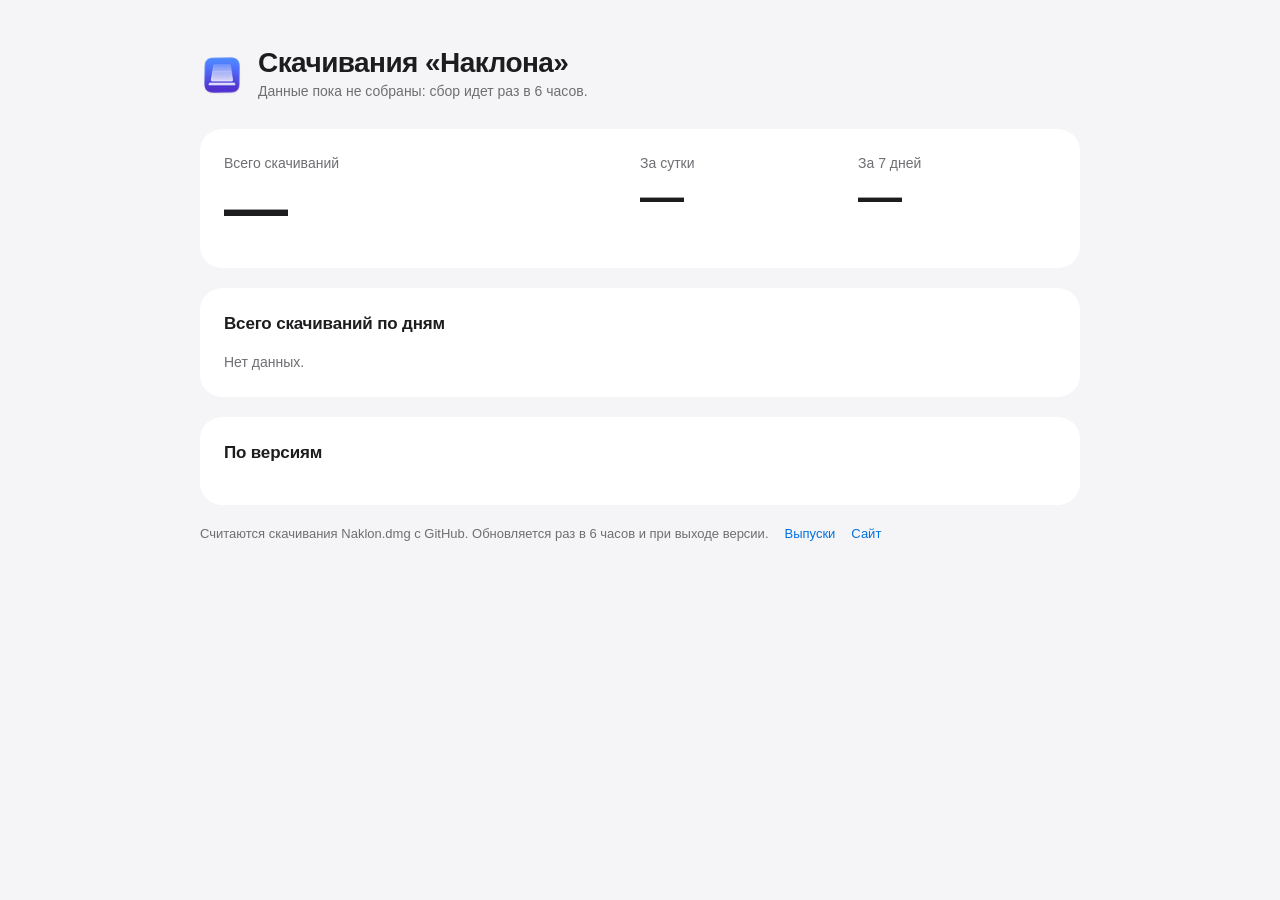
<file: stats/index.html>
<!doctype html>
<html lang="ru">
<head>
<meta charset="utf-8">
<meta name="viewport" content="width=device-width, initial-scale=1">
<meta name="robots" content="noindex, nofollow">
<meta name="color-scheme" content="light dark">
<title>Скачивания «Наклона»</title>
<link rel="icon" type="image/png" href="../img/icon-64.png">
<!-- Личная страница автора: ссылок на нее с сайта нет, поисковикам закрыта. Данные —
     stats.json из ветки `stats`, его раз в 6 часов пишет .github/workflows/stats.yml. -->
<style>
:root {
  --bg: #f5f5f7; --card: #ffffff; --fg: #1d1d1f; --muted: #6e6e73; --line: #e3e3e8;
  --accent: #0071e3; --accent-soft: rgba(0, 113, 227, 0.12); --good: #1f8a3b;
}
@media (prefers-color-scheme: dark) {
  :root { --bg: #000000; --card: #1c1c1e; --fg: #f5f5f7; --muted: #a1a1a6; --line: #2c2c2e;
          --accent: #0a84ff; --accent-soft: rgba(10, 132, 255, 0.18); --good: #30d158; }
}
* { box-sizing: border-box; }
body { margin: 0; background: var(--bg); color: var(--fg);
  font: 16px/1.45 -apple-system, BlinkMacSystemFont, "SF Pro Text", "Helvetica Neue", sans-serif;
  -webkit-font-smoothing: antialiased; padding: 48px 16px 64px; }
main { max-width: 880px; margin: 0 auto; display: grid; gap: 20px; }
header { display: flex; align-items: center; gap: 14px; margin-bottom: 8px; }
header img { width: 44px; height: 44px; }
h1 { font-size: 28px; line-height: 1.1; letter-spacing: -0.02em; margin: 0; }
.sub { color: var(--muted); font-size: 14px; margin: 2px 0 0; }
.card { background: var(--card); border-radius: 22px; padding: 24px; }
.kpis { display: grid; grid-template-columns: 2fr 1fr 1fr; gap: 20px; }
.kpi .label { color: var(--muted); font-size: 14px; }
.kpi .value { font-size: 44px; font-weight: 700; letter-spacing: -0.03em; line-height: 1.1;
  font-variant-numeric: tabular-nums; }
.kpi.main .value { font-size: 64px; }
.kpi .delta { color: var(--good); font-size: 14px; font-weight: 600; font-variant-numeric: tabular-nums; }
h2 { font-size: 17px; margin: 0 0 16px; letter-spacing: -0.01em; }
svg { display: block; width: 100%; height: auto; }
.axis { fill: var(--muted); font-size: 11px; font-variant-numeric: tabular-nums; }
.grid-line { stroke: var(--line); stroke-width: 1; }
.empty { color: var(--muted); font-size: 14px; margin: 0; }
.rows { display: grid; gap: 14px; }
.row { display: grid; grid-template-columns: 70px 1fr 48px; align-items: center; gap: 14px;
  font-variant-numeric: tabular-nums; }
.row .tag { font-weight: 600; }
.row .date { color: var(--muted); font-size: 12px; display: block; font-weight: 400; }
.bar { height: 10px; border-radius: 5px; background: var(--accent-soft); overflow: hidden; }
.bar span { display: block; height: 100%; border-radius: 5px; background: var(--accent); }
.row .n { text-align: right; font-weight: 600; }
footer { color: var(--muted); font-size: 13px; display: flex; gap: 16px; flex-wrap: wrap; }
a { color: var(--accent); text-decoration: none; }
a:hover { text-decoration: underline; }
.error { color: var(--muted); }
@media (max-width: 640px) {
  .kpis { grid-template-columns: 1fr 1fr; }
  .kpi.main { grid-column: 1 / -1; }
  .kpi.main .value { font-size: 52px; }
}
</style>
</head>
<body>
<main>
  <header>
    <img src="../img/icon-64.png" alt="">
    <div>
      <h1>Скачивания «Наклона»</h1>
      <p class="sub" id="updated">Загружаю данные…</p>
    </div>
  </header>

  <section class="card kpis">
    <div class="kpi main"><div class="label">Всего скачиваний</div><div class="value" id="total">—</div></div>
    <div class="kpi"><div class="label">За сутки</div><div class="value" id="day">—</div></div>
    <div class="kpi"><div class="label">За 7 дней</div><div class="value" id="week">—</div></div>
  </section>

  <section class="card">
    <h2>Всего скачиваний по дням</h2>
    <div id="chart"><p class="empty">Загружаю…</p></div>
  </section>

  <section class="card">
    <h2>По версиям</h2>
    <div class="rows" id="versions"></div>
  </section>

  <footer>
    <span>Считаются скачивания Naklon.dmg с GitHub. Обновляется раз в 6 часов и при выходе версии.</span>
    <a href="https://github.com/iamartempn/naklon/releases">Выпуски</a>
    <a href="../">Сайт</a>
  </footer>
</main>

<script>
const SOURCE = "https://raw.githubusercontent.com/iamartempn/naklon/stats/stats.json";
const fmt = new Intl.NumberFormat("ru-RU");
const $ = (id) => document.getElementById(id);

function plural(n, one, few, many) {
  const a = n % 10, b = n % 100;
  if (a === 1 && b !== 11) return one;
  if (a >= 2 && a <= 4 && (b < 12 || b > 14)) return few;
  return many;
}

// Сколько скачали за последние `days` дней: разница с последним снимком до этого срока.
function gained(history, days) {
  if (!history.length) return null;
  const last = history[history.length - 1];
  const cutoff = new Date(last.date + "T00:00:00Z");
  cutoff.setUTCDate(cutoff.getUTCDate() - days);
  const before = history.filter((h) => new Date(h.date + "T00:00:00Z") <= cutoff).pop();
  return last.total - (before ? before.total : 0);
}

function chart(history) {
  if (history.length < 2) {
    $("chart").innerHTML = '<p class="empty">График появится, когда наберется история хотя бы за два дня.</p>';
    return;
  }
  const W = 820, H = 240, L = 40, R = 12, T = 12, B = 28;
  const max = Math.max(1, ...history.map((h) => h.total));
  const step = Math.pow(10, Math.floor(Math.log10(max)));
  const top = Math.ceil(max / step) * step;
  const x = (i) => L + (W - L - R) * (history.length === 1 ? 0.5 : i / (history.length - 1));
  const y = (v) => T + (H - T - B) * (1 - v / top);
  const pts = history.map((h, i) => [x(i), y(h.total)]);
  const line = pts.map((p, i) => (i ? "L" : "M") + p[0].toFixed(1) + " " + p[1].toFixed(1)).join(" ");
  const area = line + ` L${x(history.length - 1).toFixed(1)} ${y(0)} L${x(0).toFixed(1)} ${y(0)} Z`;
  let grid = "";
  for (let k = 0; k <= 4; k++) {
    const v = (top / 4) * k;
    grid += `<line class="grid-line" x1="${L}" x2="${W - R}" y1="${y(v)}" y2="${y(v)}"/>` +
            `<text class="axis" x="${L - 8}" y="${y(v) + 4}" text-anchor="end">${fmt.format(Math.round(v))}</text>`;
  }
  const label = (h) => new Date(h.date + "T00:00:00Z").toLocaleDateString("ru-RU", { day: "numeric", month: "short", timeZone: "UTC" });
  const ticks = [0, Math.floor((history.length - 1) / 2), history.length - 1]
    .filter((v, i, a) => a.indexOf(v) === i)
    .map((i) => `<text class="axis" x="${x(i)}" y="${H - 8}" text-anchor="${i === 0 ? "start" : i === history.length - 1 ? "end" : "middle"}">${label(history[i])}</text>`)
    .join("");
  const end = pts[pts.length - 1];
  $("chart").innerHTML =
    `<svg viewBox="0 0 ${W} ${H}" role="img" aria-label="Всего скачиваний по дням">
       ${grid}
       <path d="${area}" fill="var(--accent-soft)" stroke="none"/>
       <path d="${line}" fill="none" stroke="var(--accent)" stroke-width="2.5" stroke-linejoin="round" stroke-linecap="round"/>
       <circle cx="${end[0]}" cy="${end[1]}" r="5" fill="var(--accent)" stroke="var(--card)" stroke-width="2"/>
       ${ticks}
     </svg>`;
}

function versions(releases) {
  const max = Math.max(1, ...releases.map((r) => r.downloads));
  $("versions").innerHTML = releases.slice().reverse().map((r) => {
    const date = r.published ? new Date(r.published).toLocaleDateString("ru-RU", { day: "numeric", month: "short" }) : "";
    return `<div class="row">
      <span class="tag">${r.tag.replace(/^v/, "")}<span class="date">${date}</span></span>
      <div class="bar"><span style="width:${(r.downloads / max) * 100}%"></span></div>
      <span class="n">${fmt.format(r.downloads)}</span>
    </div>`;
  }).join("");
}

fetch(SOURCE, { cache: "no-store" })
  .then((r) => { if (!r.ok) throw new Error(r.status); return r.json(); })
  .then((s) => {
    $("total").textContent = fmt.format(s.total);
    const d = gained(s.history, 1), w = gained(s.history, 7);
    $("day").textContent = d === null ? "—" : "+" + fmt.format(d);
    $("week").textContent = w === null ? "—" : "+" + fmt.format(w);
    const when = new Date(s.updated).toLocaleString("ru-RU", { day: "numeric", month: "long", hour: "2-digit", minute: "2-digit" });
    const n = s.releases.length;
    $("updated").textContent = `Обновлено ${when}, ${n} ${plural(n, "версия", "версии", "версий")}`;
    chart(s.history);
    versions(s.releases);
  })
  .catch(() => {
    $("updated").innerHTML = '<span class="error">Данные пока не собраны: сбор идет раз в 6 часов.</span>';
    $("chart").innerHTML = '<p class="empty">Нет данных.</p>';
  });
</script>
</body>
</html>
</file>
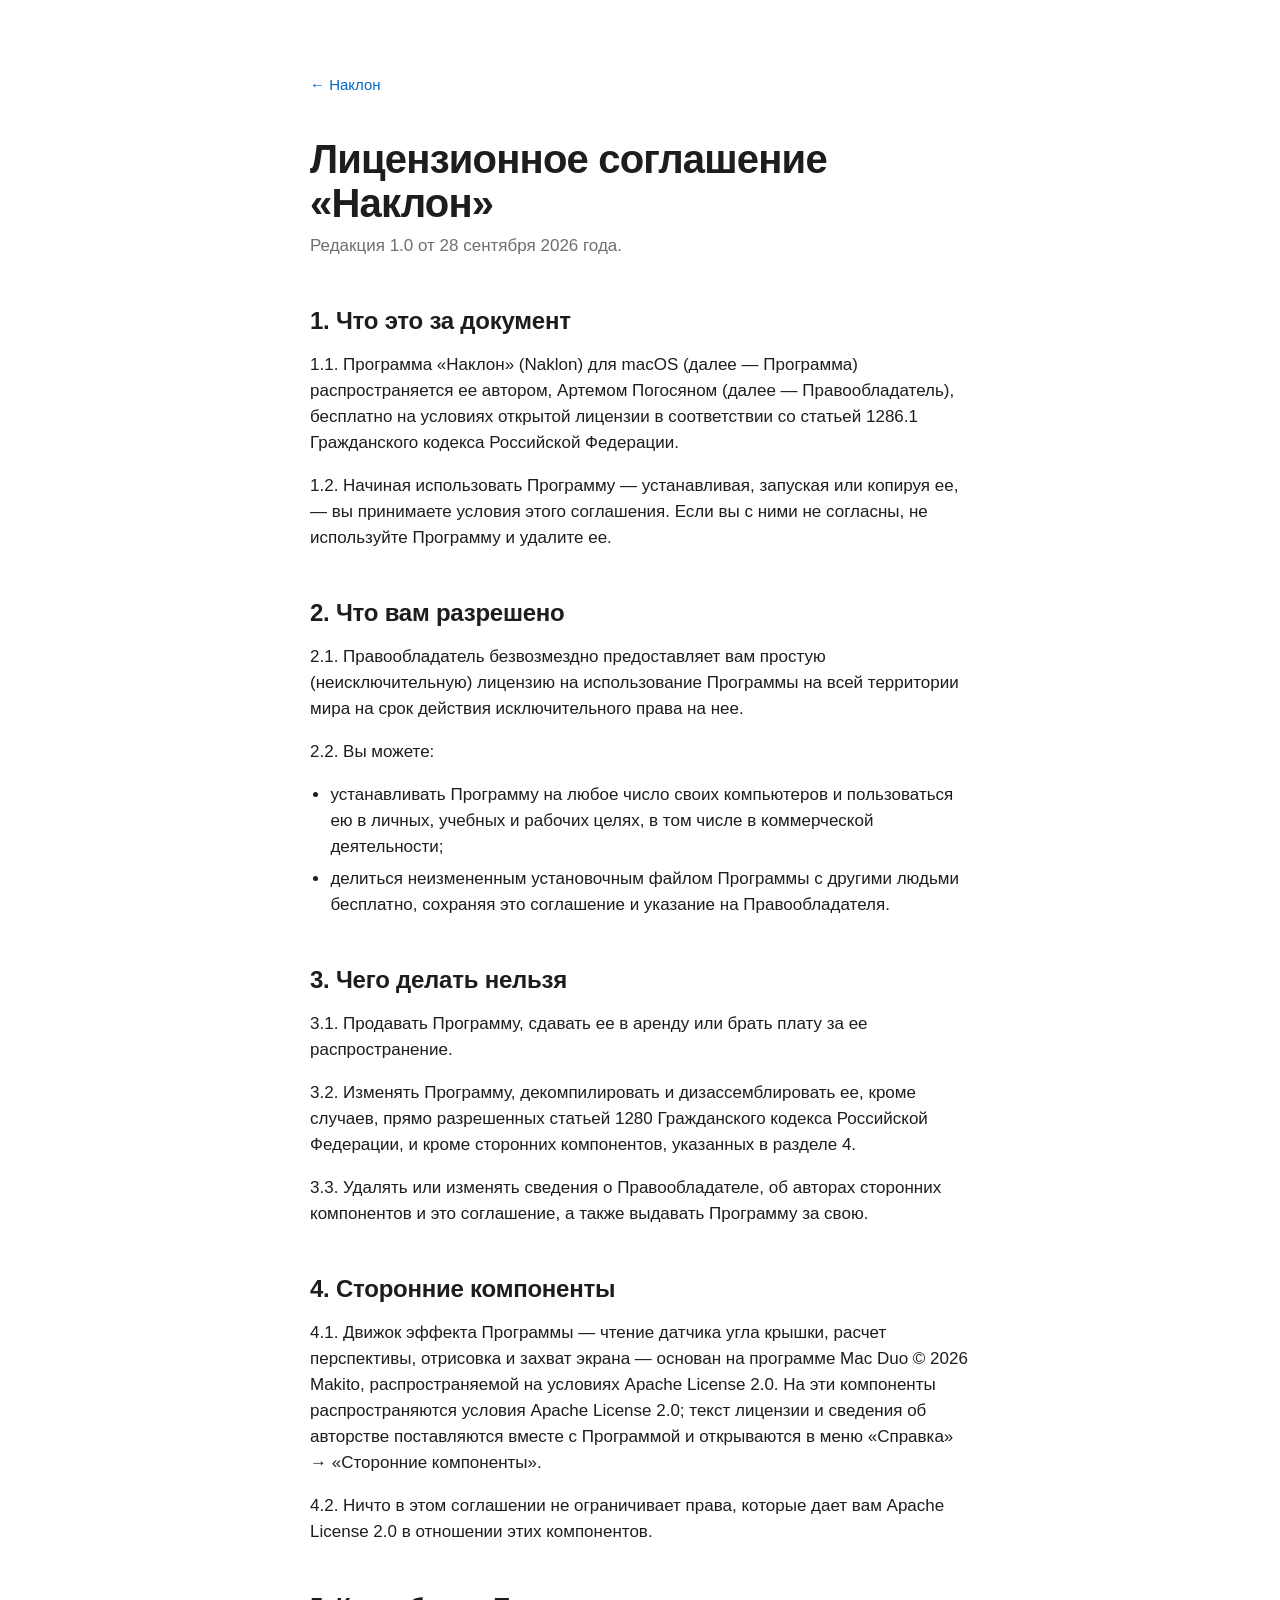
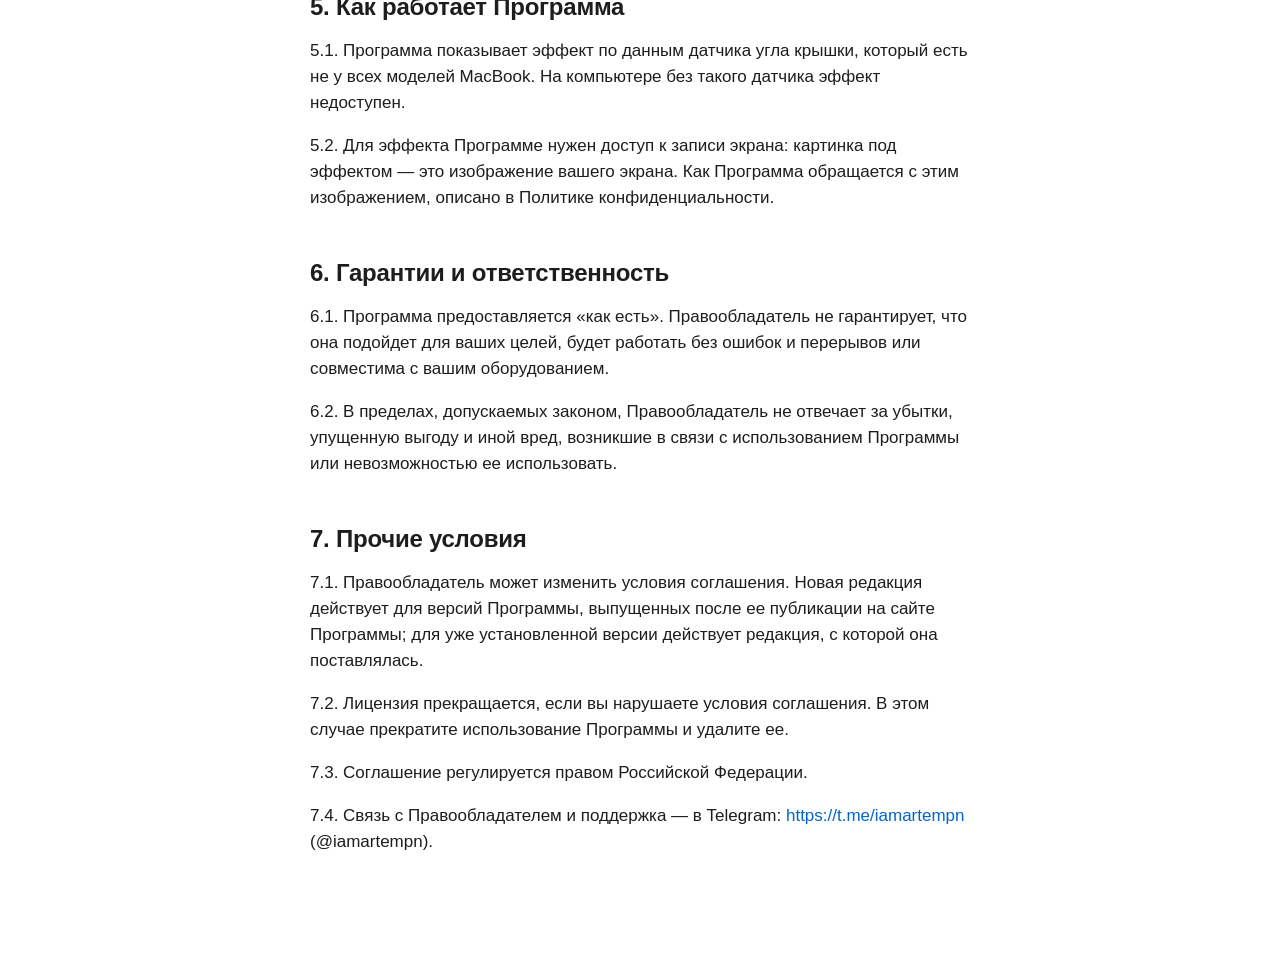
<file: license.html>
<!doctype html>
<html lang="ru">
<head>
<meta charset="utf-8">
<meta name="viewport" content="width=device-width, initial-scale=1">
<title>Лицензионное соглашение «Наклон»</title>
<link rel="icon" type="image/png" href="img/icon-64.png">
<style>
:root { color-scheme: light dark; --bg:#fff; --fg:#1d1d1f; --muted:#6e6e73; --line:#d2d2d7;
        --link:#0066cc; }
@media (prefers-color-scheme: dark) {
  :root { --bg:#000; --fg:#f5f5f7; --muted:#a1a1a6; --line:#424245; --link:#2997ff; } }
* { box-sizing: border-box; }
body { margin:0; background:var(--bg); color:var(--fg);
       font: 17px/1.53 -apple-system, BlinkMacSystemFont, "SF Pro Text", "Helvetica Neue", sans-serif;
       -webkit-font-smoothing: antialiased; }
main { max-width: 692px; margin: 0 auto; padding: 72px 16px 96px; }
h1 { font-size: 40px; line-height: 1.1; letter-spacing: -0.02em; font-weight: 700; margin: 0 0 8px; }
h2 { font-size: 24px; line-height: 1.17; letter-spacing: -0.01em; font-weight: 600; margin: 48px 0 12px; }
p, li { color: var(--fg); }
.meta { color: var(--muted); margin: 0 0 32px; }
em { color: var(--muted); font-style: normal; }
ul { padding-left: 1.2em; } li { margin: 6px 0; }
code { font: 15px ui-monospace, "SF Mono", Menlo, monospace; background: color-mix(in srgb, var(--fg) 7%, transparent);
       padding: 2px 6px; border-radius: 6px; word-break: break-all; }
a { color: var(--link); text-decoration: none; } a:hover { text-decoration: underline; }
.back { display:inline-block; margin-bottom: 40px; font-size: 15px; }
hr { border: 0; border-top: 1px solid var(--line); margin: 48px 0 0; }
</style>
</head>
<body><main>
<a class="back" href="./">← Наклон</a>
<h1>Лицензионное соглашение «Наклон»</h1>
<p class="meta">Редакция 1.0 от 28 сентября 2026 года.</p>
<h2>1. Что это за документ</h2>
<p>1.1. Программа «Наклон» (Naklon) для macOS (далее — Программа) распространяется ее автором, Артемом Погосяном (далее — Правообладатель), бесплатно на условиях открытой лицензии в соответствии со статьей 1286.1 Гражданского кодекса Российской Федерации.</p>
<p>1.2. Начиная использовать Программу — устанавливая, запуская или копируя ее, — вы принимаете условия этого соглашения. Если вы с ними не согласны, не используйте Программу и удалите ее.</p>
<h2>2. Что вам разрешено</h2>
<p>2.1. Правообладатель безвозмездно предоставляет вам простую (неисключительную) лицензию на использование Программы на всей территории мира на срок действия исключительного права на нее.</p>
<p>2.2. Вы можете:</p>
<ul><li>устанавливать Программу на любое число своих компьютеров и пользоваться ею в личных, учебных и рабочих целях, в том числе в коммерческой деятельности;</li><li>делиться неизмененным установочным файлом Программы с другими людьми бесплатно, сохраняя это соглашение и указание на Правообладателя.</li></ul>
<h2>3. Чего делать нельзя</h2>
<p>3.1. Продавать Программу, сдавать ее в аренду или брать плату за ее распространение.</p>
<p>3.2. Изменять Программу, декомпилировать и дизассемблировать ее, кроме случаев, прямо разрешенных статьей 1280 Гражданского кодекса Российской Федерации, и кроме сторонних компонентов, указанных в разделе 4.</p>
<p>3.3. Удалять или изменять сведения о Правообладателе, об авторах сторонних компонентов и это соглашение, а также выдавать Программу за свою.</p>
<h2>4. Сторонние компоненты</h2>
<p>4.1. Движок эффекта Программы — чтение датчика угла крышки, расчет перспективы, отрисовка и захват экрана — основан на программе Mac Duo © 2026 Makito, распространяемой на условиях Apache License 2.0. На эти компоненты распространяются условия Apache License 2.0; текст лицензии и сведения об авторстве поставляются вместе с Программой и открываются в меню «Справка» → «Сторонние компоненты».</p>
<p>4.2. Ничто в этом соглашении не ограничивает права, которые дает вам Apache License 2.0 в отношении этих компонентов.</p>
<h2>5. Как работает Программа</h2>
<p>5.1. Программа показывает эффект по данным датчика угла крышки, который есть не у всех моделей MacBook. На компьютере без такого датчика эффект недоступен.</p>
<p>5.2. Для эффекта Программе нужен доступ к записи экрана: картинка под эффектом — это изображение вашего экрана. Как Программа обращается с этим изображением, описано в Политике конфиденциальности.</p>
<h2>6. Гарантии и ответственность</h2>
<p>6.1. Программа предоставляется «как есть». Правообладатель не гарантирует, что она подойдет для ваших целей, будет работать без ошибок и перерывов или совместима с вашим оборудованием.</p>
<p>6.2. В пределах, допускаемых законом, Правообладатель не отвечает за убытки, упущенную выгоду и иной вред, возникшие в связи с использованием Программы или невозможностью ее использовать.</p>
<h2>7. Прочие условия</h2>
<p>7.1. Правообладатель может изменить условия соглашения. Новая редакция действует для версий Программы, выпущенных после ее публикации на сайте Программы; для уже установленной версии действует редакция, с которой она поставлялась.</p>
<p>7.2. Лицензия прекращается, если вы нарушаете условия соглашения. В этом случае прекратите использование Программы и удалите ее.</p>
<p>7.3. Соглашение регулируется правом Российской Федерации.</p>
<p>7.4. Связь с Правообладателем и поддержка — в Telegram: <a href="https://t.me/iamartempn">https://t.me/iamartempn</a> (@iamartempn).</p>
</main></body>
</html>
</file>
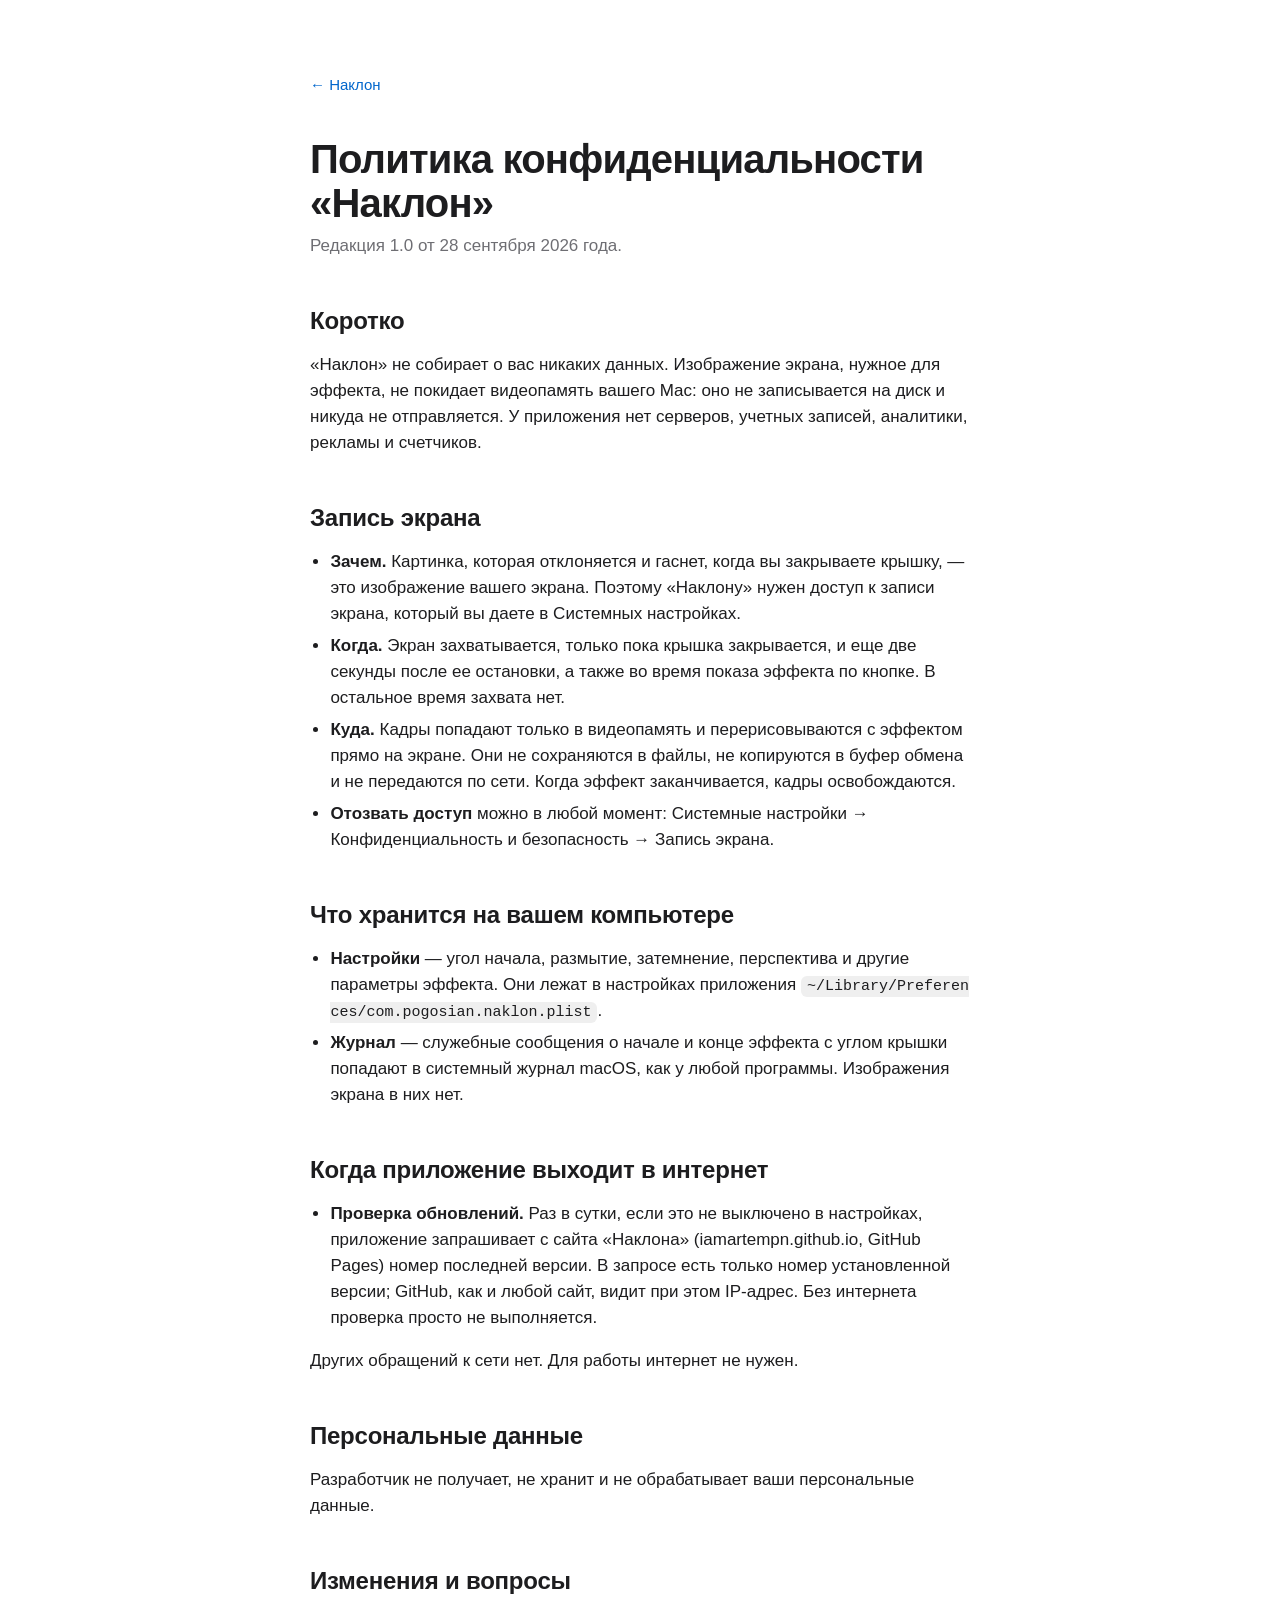
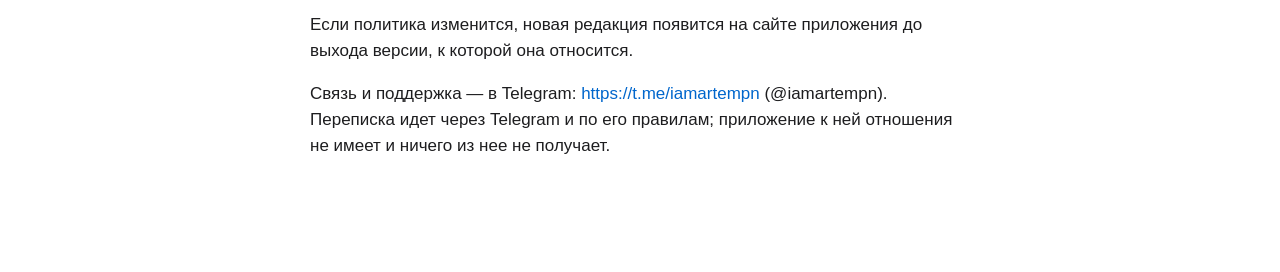
<file: privacy.html>
<!doctype html>
<html lang="ru">
<head>
<meta charset="utf-8">
<meta name="viewport" content="width=device-width, initial-scale=1">
<title>Политика конфиденциальности «Наклон»</title>
<link rel="icon" type="image/png" href="img/icon-64.png">
<style>
:root { color-scheme: light dark; --bg:#fff; --fg:#1d1d1f; --muted:#6e6e73; --line:#d2d2d7;
        --link:#0066cc; }
@media (prefers-color-scheme: dark) {
  :root { --bg:#000; --fg:#f5f5f7; --muted:#a1a1a6; --line:#424245; --link:#2997ff; } }
* { box-sizing: border-box; }
body { margin:0; background:var(--bg); color:var(--fg);
       font: 17px/1.53 -apple-system, BlinkMacSystemFont, "SF Pro Text", "Helvetica Neue", sans-serif;
       -webkit-font-smoothing: antialiased; }
main { max-width: 692px; margin: 0 auto; padding: 72px 16px 96px; }
h1 { font-size: 40px; line-height: 1.1; letter-spacing: -0.02em; font-weight: 700; margin: 0 0 8px; }
h2 { font-size: 24px; line-height: 1.17; letter-spacing: -0.01em; font-weight: 600; margin: 48px 0 12px; }
p, li { color: var(--fg); }
.meta { color: var(--muted); margin: 0 0 32px; }
em { color: var(--muted); font-style: normal; }
ul { padding-left: 1.2em; } li { margin: 6px 0; }
code { font: 15px ui-monospace, "SF Mono", Menlo, monospace; background: color-mix(in srgb, var(--fg) 7%, transparent);
       padding: 2px 6px; border-radius: 6px; word-break: break-all; }
a { color: var(--link); text-decoration: none; } a:hover { text-decoration: underline; }
.back { display:inline-block; margin-bottom: 40px; font-size: 15px; }
hr { border: 0; border-top: 1px solid var(--line); margin: 48px 0 0; }
</style>
</head>
<body><main>
<a class="back" href="./">← Наклон</a>
<h1>Политика конфиденциальности «Наклон»</h1>
<p class="meta">Редакция 1.0 от 28 сентября 2026 года.</p>
<h2>Коротко</h2>
<p>«Наклон» не собирает о вас никаких данных. Изображение экрана, нужное для эффекта, не покидает видеопамять вашего Mac: оно не записывается на диск и никуда не отправляется. У приложения нет серверов, учетных записей, аналитики, рекламы и счетчиков.</p>
<h2>Запись экрана</h2>
<ul><li><strong>Зачем.</strong> Картинка, которая отклоняется и гаснет, когда вы закрываете крышку, — это изображение вашего экрана. Поэтому «Наклону» нужен доступ к записи экрана, который вы даете в Системных настройках.</li><li><strong>Когда.</strong> Экран захватывается, только пока крышка закрывается, и еще две секунды после ее остановки, а также во время показа эффекта по кнопке. В остальное время захвата нет.</li><li><strong>Куда.</strong> Кадры попадают только в видеопамять и перерисовываются с эффектом прямо на экране. Они не сохраняются в файлы, не копируются в буфер обмена и не передаются по сети. Когда эффект заканчивается, кадры освобождаются.</li><li><strong>Отозвать доступ</strong> можно в любой момент: Системные настройки → Конфиденциальность и безопасность → Запись экрана.</li></ul>
<h2>Что хранится на вашем компьютере</h2>
<ul><li><strong>Настройки</strong> — угол начала, размытие, затемнение, перспектива и другие параметры эффекта. Они лежат в настройках приложения <code>~/Library/Preferences/com.pogosian.naklon.plist</code>.</li><li><strong>Журнал</strong> — служебные сообщения о начале и конце эффекта с углом крышки попадают в системный журнал macOS, как у любой программы. Изображения экрана в них нет.</li></ul>
<h2>Когда приложение выходит в интернет</h2>
<ul><li><strong>Проверка обновлений.</strong> Раз в сутки, если это не выключено в настройках, приложение запрашивает с сайта «Наклона» (iamartempn.github.io, GitHub Pages) номер последней версии. В запросе есть только номер установленной версии; GitHub, как и любой сайт, видит при этом IP-адрес. Без интернета проверка просто не выполняется.</li></ul>
<p>Других обращений к сети нет. Для работы интернет не нужен.</p>
<h2>Персональные данные</h2>
<p>Разработчик не получает, не хранит и не обрабатывает ваши персональные данные.</p>
<h2>Изменения и вопросы</h2>
<p>Если политика изменится, новая редакция появится на сайте приложения до выхода версии, к которой она относится.</p>
<p>Связь и поддержка — в Telegram: <a href="https://t.me/iamartempn">https://t.me/iamartempn</a> (@iamartempn). Переписка идет через Telegram и по его правилам; приложение к ней отношения не имеет и ничего из нее не получает.</p>
</main></body>
</html>
</file>
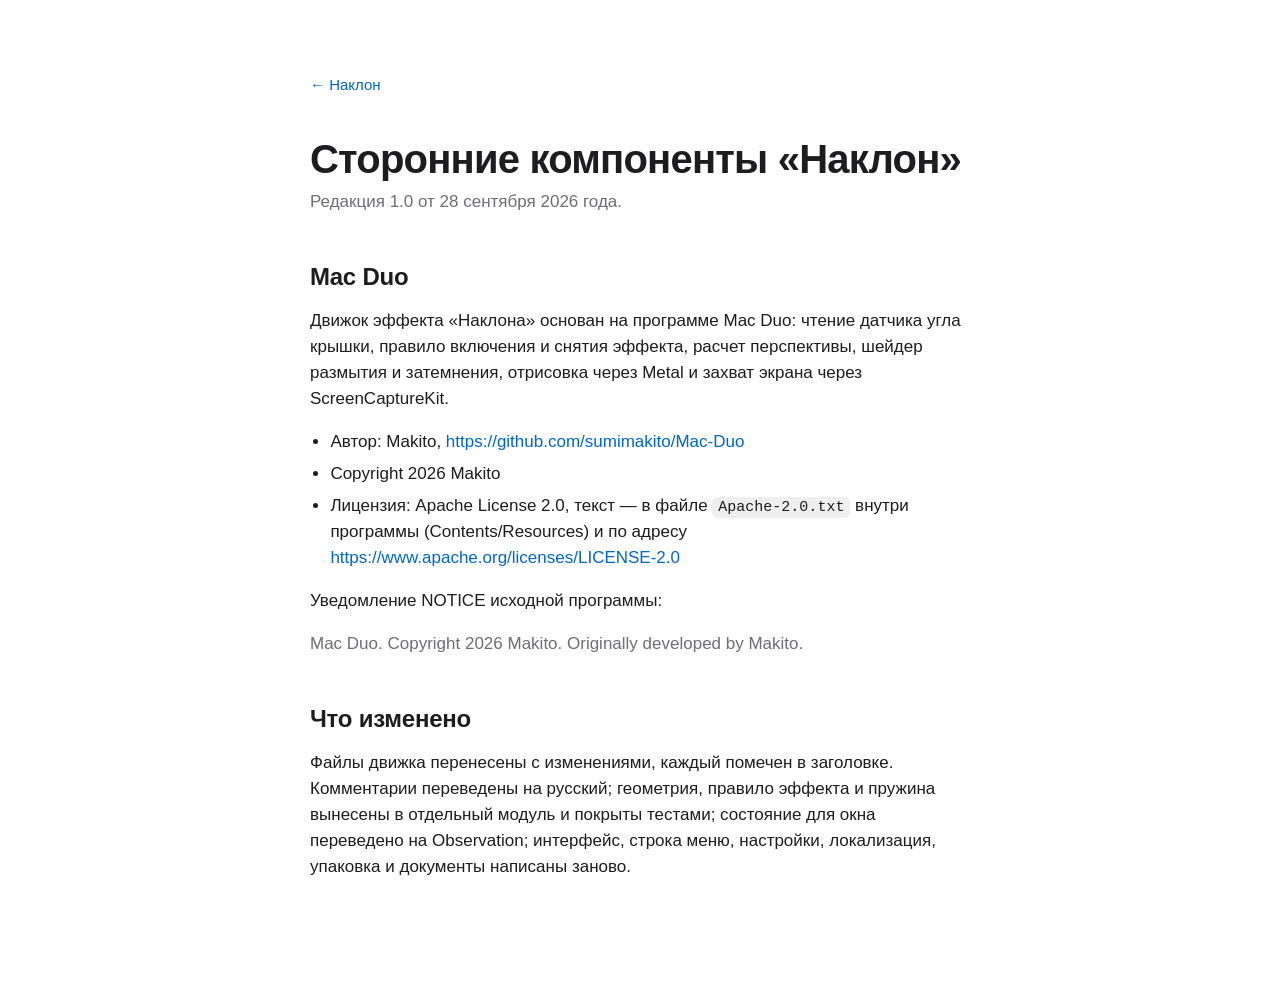
<file: third-party.html>
<!doctype html>
<html lang="ru">
<head>
<meta charset="utf-8">
<meta name="viewport" content="width=device-width, initial-scale=1">
<title>Сторонние компоненты «Наклон»</title>
<link rel="icon" type="image/png" href="img/icon-64.png">
<style>
:root { color-scheme: light dark; --bg:#fff; --fg:#1d1d1f; --muted:#6e6e73; --line:#d2d2d7;
        --link:#0066cc; }
@media (prefers-color-scheme: dark) {
  :root { --bg:#000; --fg:#f5f5f7; --muted:#a1a1a6; --line:#424245; --link:#2997ff; } }
* { box-sizing: border-box; }
body { margin:0; background:var(--bg); color:var(--fg);
       font: 17px/1.53 -apple-system, BlinkMacSystemFont, "SF Pro Text", "Helvetica Neue", sans-serif;
       -webkit-font-smoothing: antialiased; }
main { max-width: 692px; margin: 0 auto; padding: 72px 16px 96px; }
h1 { font-size: 40px; line-height: 1.1; letter-spacing: -0.02em; font-weight: 700; margin: 0 0 8px; }
h2 { font-size: 24px; line-height: 1.17; letter-spacing: -0.01em; font-weight: 600; margin: 48px 0 12px; }
p, li { color: var(--fg); }
.meta { color: var(--muted); margin: 0 0 32px; }
em { color: var(--muted); font-style: normal; }
ul { padding-left: 1.2em; } li { margin: 6px 0; }
code { font: 15px ui-monospace, "SF Mono", Menlo, monospace; background: color-mix(in srgb, var(--fg) 7%, transparent);
       padding: 2px 6px; border-radius: 6px; word-break: break-all; }
a { color: var(--link); text-decoration: none; } a:hover { text-decoration: underline; }
.back { display:inline-block; margin-bottom: 40px; font-size: 15px; }
hr { border: 0; border-top: 1px solid var(--line); margin: 48px 0 0; }
</style>
</head>
<body><main>
<a class="back" href="./">← Наклон</a>
<h1>Сторонние компоненты «Наклон»</h1>
<p class="meta">Редакция 1.0 от 28 сентября 2026 года.</p>
<h2>Mac Duo</h2>
<p>Движок эффекта «Наклона» основан на программе Mac Duo: чтение датчика угла крышки, правило включения и снятия эффекта, расчет перспективы, шейдер размытия и затемнения, отрисовка через Metal и захват экрана через ScreenCaptureKit.</p>
<ul><li>Автор: Makito, <a href="https://github.com/sumimakito/Mac-Duo">https://github.com/sumimakito/Mac-Duo</a></li><li>Copyright 2026 Makito</li><li>Лицензия: Apache License 2.0, текст — в файле <code>Apache-2.0.txt</code> внутри программы (Contents/Resources) и по адресу <a href="https://www.apache.org/licenses/LICENSE-2.0">https://www.apache.org/licenses/LICENSE-2.0</a></li></ul>
<p>Уведомление NOTICE исходной программы:</p>
<p><em>Mac Duo. Copyright 2026 Makito. Originally developed by Makito.</em></p>
<h2>Что изменено</h2>
<p>Файлы движка перенесены с изменениями, каждый помечен в заголовке. Комментарии переведены на русский; геометрия, правило эффекта и пружина вынесены в отдельный модуль и покрыты тестами; состояние для окна переведено на Observation; интерфейс, строка меню, настройки, локализация, упаковка и документы написаны заново.</p>
</main></body>
</html>
</file>
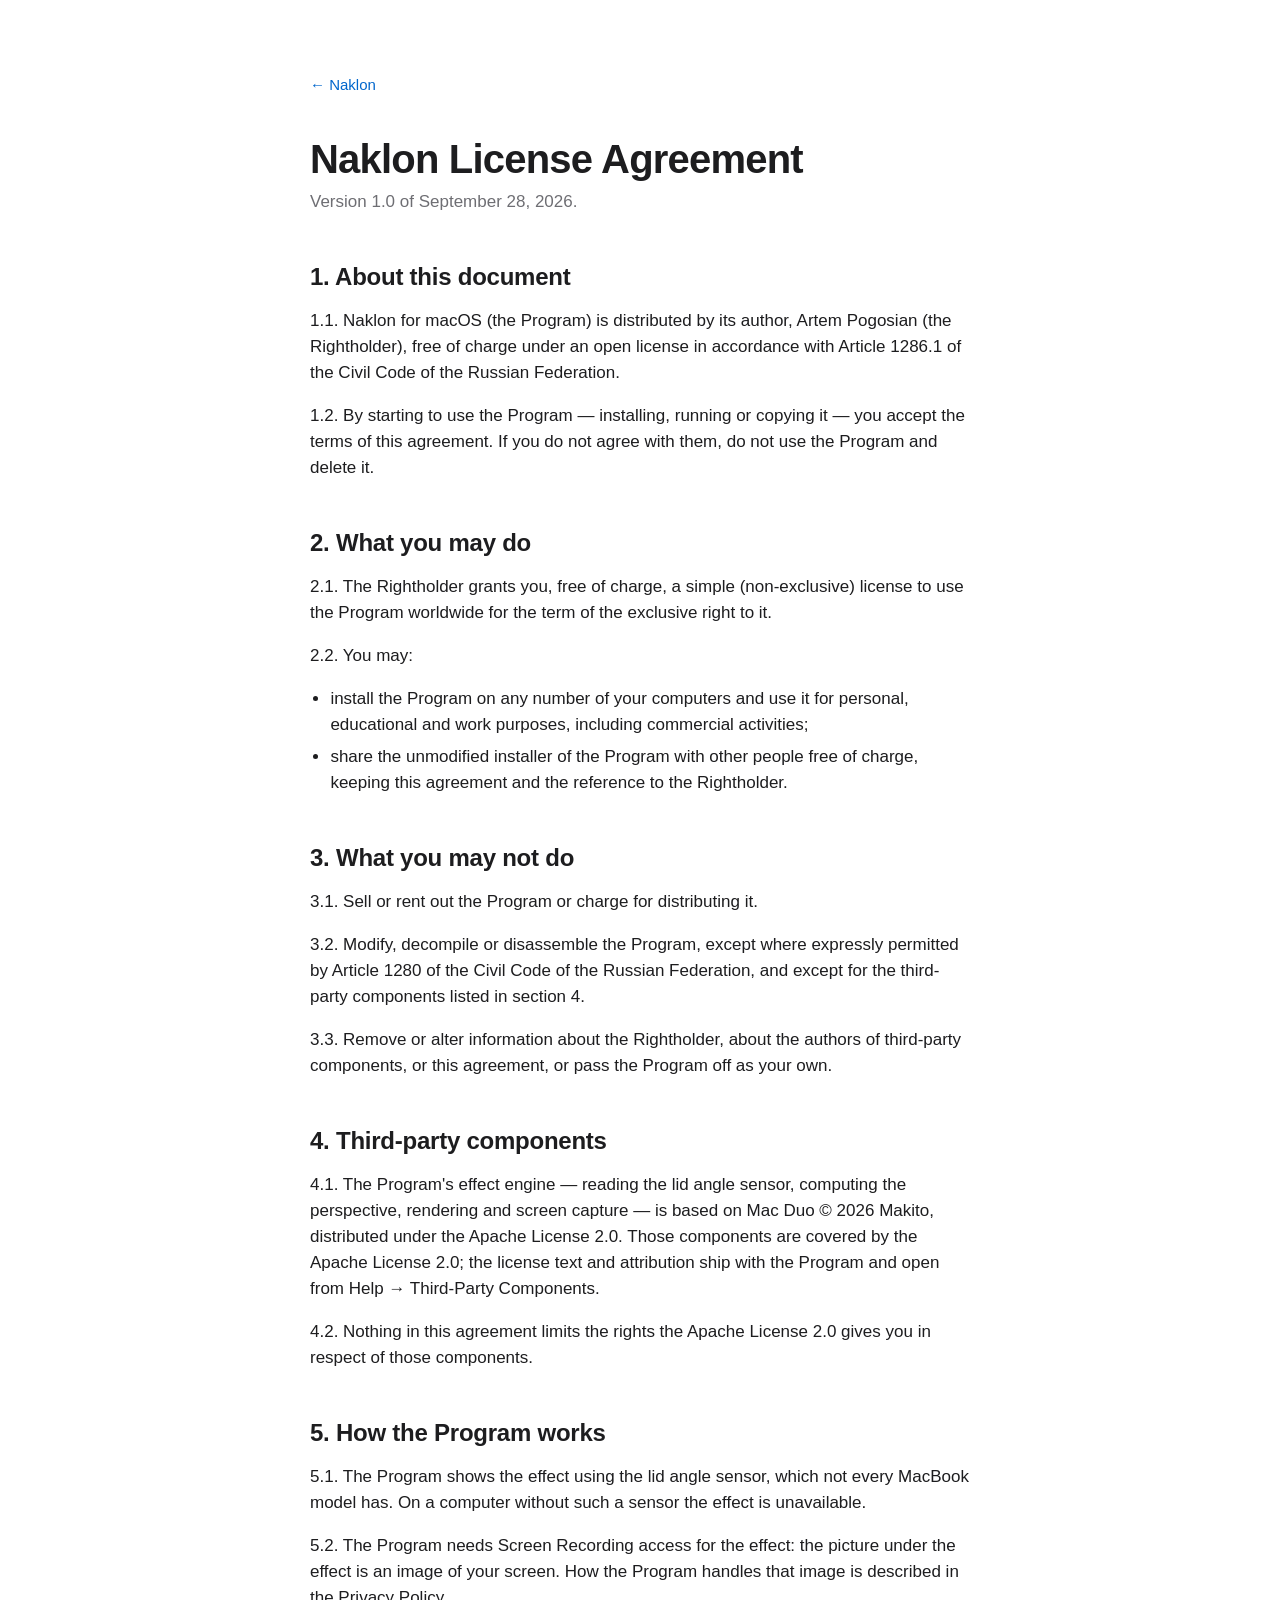
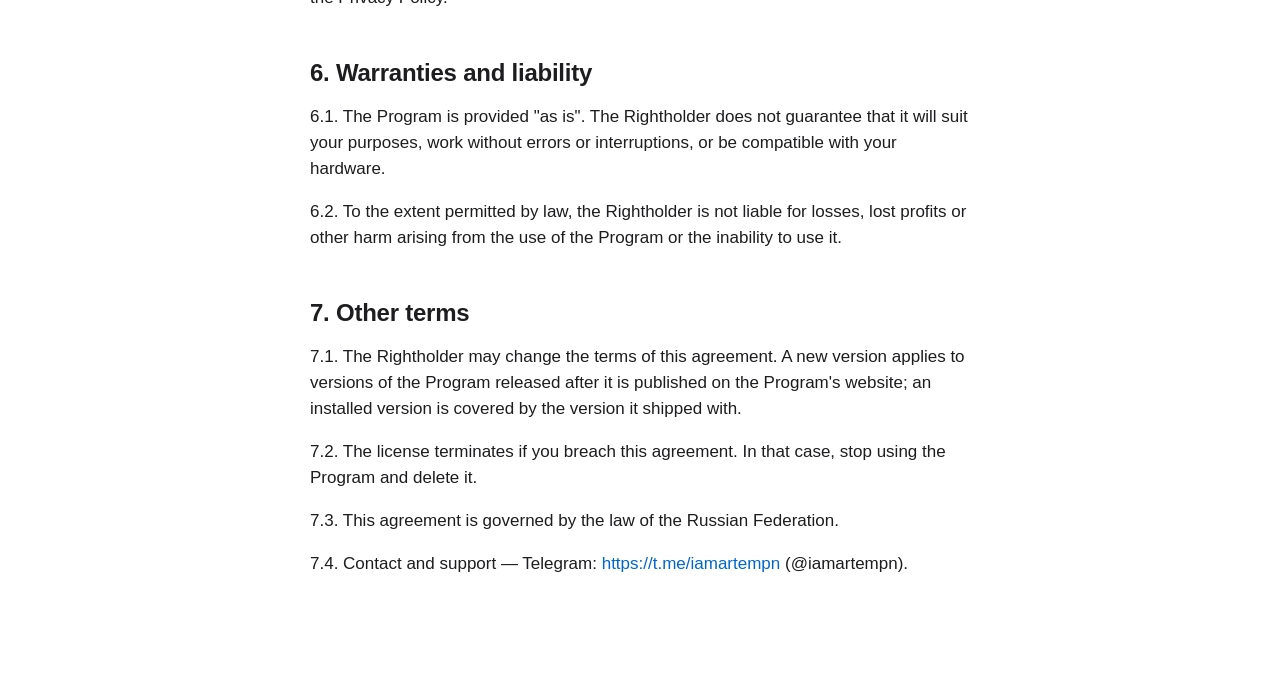
<file: en/license.html>
<!doctype html>
<html lang="en">
<head>
<meta charset="utf-8">
<meta name="viewport" content="width=device-width, initial-scale=1">
<title>Naklon License Agreement</title>
<link rel="icon" type="image/png" href="../img/icon-64.png">
<style>
:root { color-scheme: light dark; --bg:#fff; --fg:#1d1d1f; --muted:#6e6e73; --line:#d2d2d7;
        --link:#0066cc; }
@media (prefers-color-scheme: dark) {
  :root { --bg:#000; --fg:#f5f5f7; --muted:#a1a1a6; --line:#424245; --link:#2997ff; } }
* { box-sizing: border-box; }
body { margin:0; background:var(--bg); color:var(--fg);
       font: 17px/1.53 -apple-system, BlinkMacSystemFont, "SF Pro Text", "Helvetica Neue", sans-serif;
       -webkit-font-smoothing: antialiased; }
main { max-width: 692px; margin: 0 auto; padding: 72px 16px 96px; }
h1 { font-size: 40px; line-height: 1.1; letter-spacing: -0.02em; font-weight: 700; margin: 0 0 8px; }
h2 { font-size: 24px; line-height: 1.17; letter-spacing: -0.01em; font-weight: 600; margin: 48px 0 12px; }
p, li { color: var(--fg); }
.meta { color: var(--muted); margin: 0 0 32px; }
em { color: var(--muted); font-style: normal; }
ul { padding-left: 1.2em; } li { margin: 6px 0; }
code { font: 15px ui-monospace, "SF Mono", Menlo, monospace; background: color-mix(in srgb, var(--fg) 7%, transparent);
       padding: 2px 6px; border-radius: 6px; word-break: break-all; }
a { color: var(--link); text-decoration: none; } a:hover { text-decoration: underline; }
.back { display:inline-block; margin-bottom: 40px; font-size: 15px; }
hr { border: 0; border-top: 1px solid var(--line); margin: 48px 0 0; }
</style>
</head>
<body><main>
<a class="back" href="./">← Naklon</a>
<h1>Naklon License Agreement</h1>
<p class="meta">Version 1.0 of September 28, 2026.</p>
<h2>1. About this document</h2>
<p>1.1. Naklon for macOS (the Program) is distributed by its author, Artem Pogosian (the Rightholder), free of charge under an open license in accordance with Article 1286.1 of the Civil Code of the Russian Federation.</p>
<p>1.2. By starting to use the Program — installing, running or copying it — you accept the terms of this agreement. If you do not agree with them, do not use the Program and delete it.</p>
<h2>2. What you may do</h2>
<p>2.1. The Rightholder grants you, free of charge, a simple (non-exclusive) license to use the Program worldwide for the term of the exclusive right to it.</p>
<p>2.2. You may:</p>
<ul><li>install the Program on any number of your computers and use it for personal, educational and work purposes, including commercial activities;</li><li>share the unmodified installer of the Program with other people free of charge, keeping this agreement and the reference to the Rightholder.</li></ul>
<h2>3. What you may not do</h2>
<p>3.1. Sell or rent out the Program or charge for distributing it.</p>
<p>3.2. Modify, decompile or disassemble the Program, except where expressly permitted by Article 1280 of the Civil Code of the Russian Federation, and except for the third-party components listed in section 4.</p>
<p>3.3. Remove or alter information about the Rightholder, about the authors of third-party components, or this agreement, or pass the Program off as your own.</p>
<h2>4. Third-party components</h2>
<p>4.1. The Program's effect engine — reading the lid angle sensor, computing the perspective, rendering and screen capture — is based on Mac Duo © 2026 Makito, distributed under the Apache License 2.0. Those components are covered by the Apache License 2.0; the license text and attribution ship with the Program and open from Help → Third-Party Components.</p>
<p>4.2. Nothing in this agreement limits the rights the Apache License 2.0 gives you in respect of those components.</p>
<h2>5. How the Program works</h2>
<p>5.1. The Program shows the effect using the lid angle sensor, which not every MacBook model has. On a computer without such a sensor the effect is unavailable.</p>
<p>5.2. The Program needs Screen Recording access for the effect: the picture under the effect is an image of your screen. How the Program handles that image is described in the Privacy Policy.</p>
<h2>6. Warranties and liability</h2>
<p>6.1. The Program is provided "as is". The Rightholder does not guarantee that it will suit your purposes, work without errors or interruptions, or be compatible with your hardware.</p>
<p>6.2. To the extent permitted by law, the Rightholder is not liable for losses, lost profits or other harm arising from the use of the Program or the inability to use it.</p>
<h2>7. Other terms</h2>
<p>7.1. The Rightholder may change the terms of this agreement. A new version applies to versions of the Program released after it is published on the Program's website; an installed version is covered by the version it shipped with.</p>
<p>7.2. The license terminates if you breach this agreement. In that case, stop using the Program and delete it.</p>
<p>7.3. This agreement is governed by the law of the Russian Federation.</p>
<p>7.4. Contact and support — Telegram: <a href="https://t.me/iamartempn">https://t.me/iamartempn</a> (@iamartempn).</p>
</main></body>
</html>
</file>
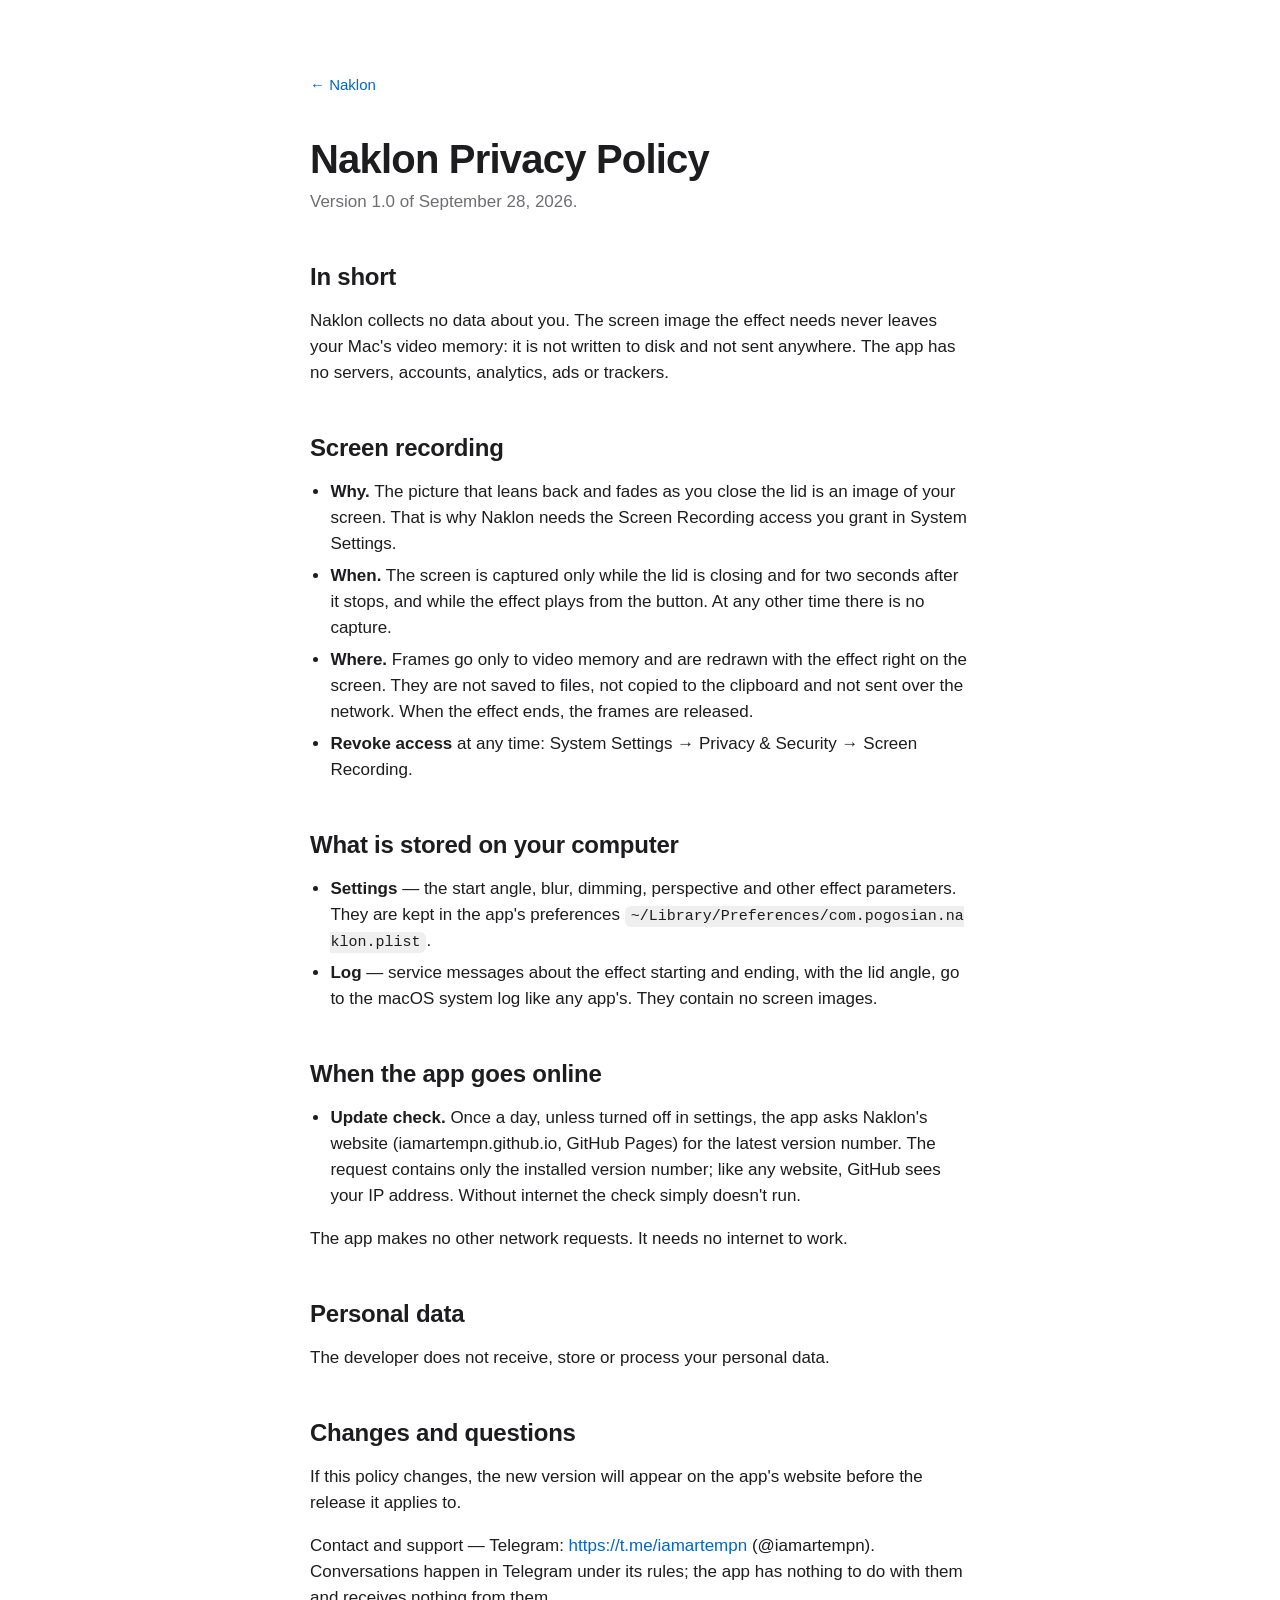
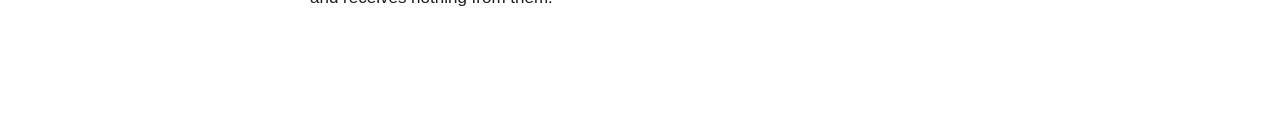
<file: en/privacy.html>
<!doctype html>
<html lang="en">
<head>
<meta charset="utf-8">
<meta name="viewport" content="width=device-width, initial-scale=1">
<title>Naklon Privacy Policy</title>
<link rel="icon" type="image/png" href="../img/icon-64.png">
<style>
:root { color-scheme: light dark; --bg:#fff; --fg:#1d1d1f; --muted:#6e6e73; --line:#d2d2d7;
        --link:#0066cc; }
@media (prefers-color-scheme: dark) {
  :root { --bg:#000; --fg:#f5f5f7; --muted:#a1a1a6; --line:#424245; --link:#2997ff; } }
* { box-sizing: border-box; }
body { margin:0; background:var(--bg); color:var(--fg);
       font: 17px/1.53 -apple-system, BlinkMacSystemFont, "SF Pro Text", "Helvetica Neue", sans-serif;
       -webkit-font-smoothing: antialiased; }
main { max-width: 692px; margin: 0 auto; padding: 72px 16px 96px; }
h1 { font-size: 40px; line-height: 1.1; letter-spacing: -0.02em; font-weight: 700; margin: 0 0 8px; }
h2 { font-size: 24px; line-height: 1.17; letter-spacing: -0.01em; font-weight: 600; margin: 48px 0 12px; }
p, li { color: var(--fg); }
.meta { color: var(--muted); margin: 0 0 32px; }
em { color: var(--muted); font-style: normal; }
ul { padding-left: 1.2em; } li { margin: 6px 0; }
code { font: 15px ui-monospace, "SF Mono", Menlo, monospace; background: color-mix(in srgb, var(--fg) 7%, transparent);
       padding: 2px 6px; border-radius: 6px; word-break: break-all; }
a { color: var(--link); text-decoration: none; } a:hover { text-decoration: underline; }
.back { display:inline-block; margin-bottom: 40px; font-size: 15px; }
hr { border: 0; border-top: 1px solid var(--line); margin: 48px 0 0; }
</style>
</head>
<body><main>
<a class="back" href="./">← Naklon</a>
<h1>Naklon Privacy Policy</h1>
<p class="meta">Version 1.0 of September 28, 2026.</p>
<h2>In short</h2>
<p>Naklon collects no data about you. The screen image the effect needs never leaves your Mac's video memory: it is not written to disk and not sent anywhere. The app has no servers, accounts, analytics, ads or trackers.</p>
<h2>Screen recording</h2>
<ul><li><strong>Why.</strong> The picture that leans back and fades as you close the lid is an image of your screen. That is why Naklon needs the Screen Recording access you grant in System Settings.</li><li><strong>When.</strong> The screen is captured only while the lid is closing and for two seconds after it stops, and while the effect plays from the button. At any other time there is no capture.</li><li><strong>Where.</strong> Frames go only to video memory and are redrawn with the effect right on the screen. They are not saved to files, not copied to the clipboard and not sent over the network. When the effect ends, the frames are released.</li><li><strong>Revoke access</strong> at any time: System Settings → Privacy &amp; Security → Screen Recording.</li></ul>
<h2>What is stored on your computer</h2>
<ul><li><strong>Settings</strong> — the start angle, blur, dimming, perspective and other effect parameters. They are kept in the app's preferences <code>~/Library/Preferences/com.pogosian.naklon.plist</code>.</li><li><strong>Log</strong> — service messages about the effect starting and ending, with the lid angle, go to the macOS system log like any app's. They contain no screen images.</li></ul>
<h2>When the app goes online</h2>
<ul><li><strong>Update check.</strong> Once a day, unless turned off in settings, the app asks Naklon's website (iamartempn.github.io, GitHub Pages) for the latest version number. The request contains only the installed version number; like any website, GitHub sees your IP address. Without internet the check simply doesn't run.</li></ul>
<p>The app makes no other network requests. It needs no internet to work.</p>
<h2>Personal data</h2>
<p>The developer does not receive, store or process your personal data.</p>
<h2>Changes and questions</h2>
<p>If this policy changes, the new version will appear on the app's website before the release it applies to.</p>
<p>Contact and support — Telegram: <a href="https://t.me/iamartempn">https://t.me/iamartempn</a> (@iamartempn). Conversations happen in Telegram under its rules; the app has nothing to do with them and receives nothing from them.</p>
</main></body>
</html>
</file>
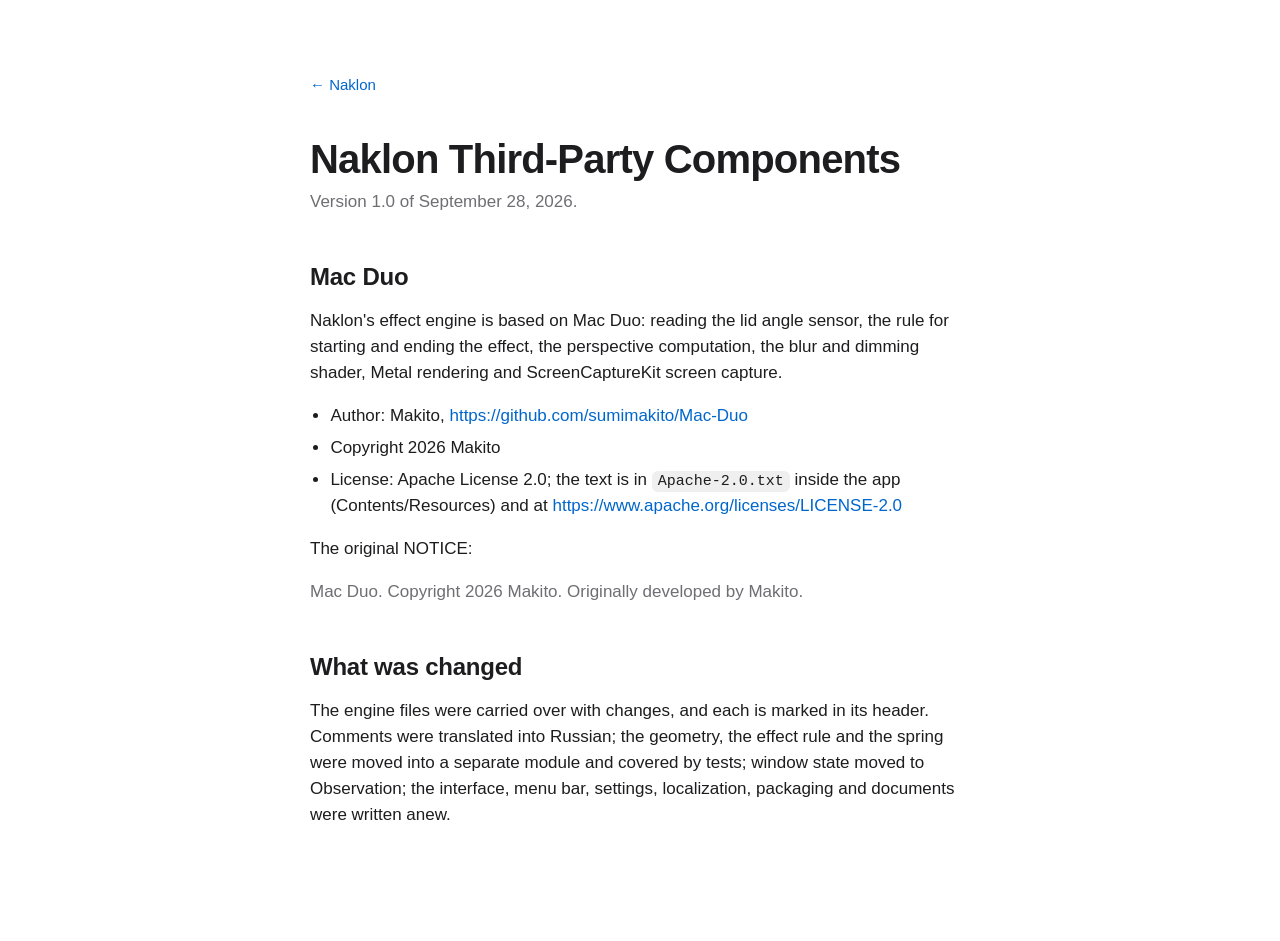
<file: en/third-party.html>
<!doctype html>
<html lang="en">
<head>
<meta charset="utf-8">
<meta name="viewport" content="width=device-width, initial-scale=1">
<title>Naklon Third-Party Components</title>
<link rel="icon" type="image/png" href="../img/icon-64.png">
<style>
:root { color-scheme: light dark; --bg:#fff; --fg:#1d1d1f; --muted:#6e6e73; --line:#d2d2d7;
        --link:#0066cc; }
@media (prefers-color-scheme: dark) {
  :root { --bg:#000; --fg:#f5f5f7; --muted:#a1a1a6; --line:#424245; --link:#2997ff; } }
* { box-sizing: border-box; }
body { margin:0; background:var(--bg); color:var(--fg);
       font: 17px/1.53 -apple-system, BlinkMacSystemFont, "SF Pro Text", "Helvetica Neue", sans-serif;
       -webkit-font-smoothing: antialiased; }
main { max-width: 692px; margin: 0 auto; padding: 72px 16px 96px; }
h1 { font-size: 40px; line-height: 1.1; letter-spacing: -0.02em; font-weight: 700; margin: 0 0 8px; }
h2 { font-size: 24px; line-height: 1.17; letter-spacing: -0.01em; font-weight: 600; margin: 48px 0 12px; }
p, li { color: var(--fg); }
.meta { color: var(--muted); margin: 0 0 32px; }
em { color: var(--muted); font-style: normal; }
ul { padding-left: 1.2em; } li { margin: 6px 0; }
code { font: 15px ui-monospace, "SF Mono", Menlo, monospace; background: color-mix(in srgb, var(--fg) 7%, transparent);
       padding: 2px 6px; border-radius: 6px; word-break: break-all; }
a { color: var(--link); text-decoration: none; } a:hover { text-decoration: underline; }
.back { display:inline-block; margin-bottom: 40px; font-size: 15px; }
hr { border: 0; border-top: 1px solid var(--line); margin: 48px 0 0; }
</style>
</head>
<body><main>
<a class="back" href="./">← Naklon</a>
<h1>Naklon Third-Party Components</h1>
<p class="meta">Version 1.0 of September 28, 2026.</p>
<h2>Mac Duo</h2>
<p>Naklon's effect engine is based on Mac Duo: reading the lid angle sensor, the rule for starting and ending the effect, the perspective computation, the blur and dimming shader, Metal rendering and ScreenCaptureKit screen capture.</p>
<ul><li>Author: Makito, <a href="https://github.com/sumimakito/Mac-Duo">https://github.com/sumimakito/Mac-Duo</a></li><li>Copyright 2026 Makito</li><li>License: Apache License 2.0; the text is in <code>Apache-2.0.txt</code> inside the app (Contents/Resources) and at <a href="https://www.apache.org/licenses/LICENSE-2.0">https://www.apache.org/licenses/LICENSE-2.0</a></li></ul>
<p>The original NOTICE:</p>
<p><em>Mac Duo. Copyright 2026 Makito. Originally developed by Makito.</em></p>
<h2>What was changed</h2>
<p>The engine files were carried over with changes, and each is marked in its header. Comments were translated into Russian; the geometry, the effect rule and the spring were moved into a separate module and covered by tests; window state moved to Observation; the interface, menu bar, settings, localization, packaging and documents were written anew.</p>
</main></body>
</html>
</file>
<file: style.css>
/* Сайт «Слова». Системный шрифт, цвета токенами, светлая и темная тема. */

:root {
  --bg: #ffffff;
  --bg-alt: #f5f5f7;
  --fg: #1d1d1f;
  --muted: #6e6e73;
  --line: #d2d2d7;
  --accent: #0071e3;
  --accent-press: #0062c4;
  --link: #0066cc;
  --card: #ffffff;
  --nav: rgba(255, 255, 255, 0.72);
  --shot-shadow: 0 30px 60px -20px rgba(0, 0, 0, 0.25), 0 18px 36px -18px rgba(0, 0, 0, 0.2);
  --green: #1f8a3b;
  --green-bg: #e8f6ec;
  --grad-a: #1c7bff;
  --grad-b: #6a3df0;
  --dark: #000;
  --dark-fg: #f5f5f7;
  --dark-muted: #a1a1a6;
  --dark-card: #1d1d1f;
}

@media (prefers-color-scheme: dark) {
  :root {
    --bg: #000000;
    --bg-alt: #101012;
    --fg: #f5f5f7;
    --muted: #a1a1a6;
    --line: #424245;
    --accent: #0a84ff;
    --accent-press: #0071e3;
    --link: #2997ff;
    --card: #1c1c1e;
    --nav: rgba(22, 22, 23, 0.72);
    --shot-shadow: 0 30px 60px -20px rgba(0, 0, 0, 0.8), 0 0 0 1px rgba(255, 255, 255, 0.08);
    --green: #30d158;
    --green-bg: rgba(48, 209, 88, 0.14);
    --dark: #101012;
    --dark-card: #1c1c1e;
  }
}

* { box-sizing: border-box; }
html { scroll-behavior: smooth; -webkit-text-size-adjust: 100%; }
body {
  margin: 0;
  background: var(--bg);
  color: var(--fg);
  font: 17px/1.47 -apple-system, BlinkMacSystemFont, "SF Pro Text", "Helvetica Neue", Arial, sans-serif;
  letter-spacing: -0.022em;
  -webkit-font-smoothing: antialiased;
}
img { max-width: 100%; height: auto; display: block; }
picture { display: block; }
/* Без висячих одиночных слов в заголовках и подводках. */
h1, h2, h3, .tagline, .lead, .section-lead, .final .support { text-wrap: balance; }
a { color: var(--link); text-decoration: none; }
a:hover { text-decoration: underline; }

.wrap { max-width: 1024px; margin: 0 auto; padding: 0 22px; }
.wide { max-width: 1240px; margin: 0 auto; padding: 0 22px; }

/* ---------- навигация: полупрозрачный слой, контент уходит под него ---------- */
.nav {
  position: sticky; top: 0; z-index: 10;
  background: var(--nav);
  -webkit-backdrop-filter: saturate(180%) blur(20px);
  backdrop-filter: saturate(180%) blur(20px);
  border-bottom: 1px solid color-mix(in srgb, var(--line) 50%, transparent);
}
.nav .wide { display: flex; align-items: center; gap: 24px; height: 52px; }
.brand { display: flex; align-items: center; gap: 8px; color: var(--fg); font-weight: 600; font-size: 19px; }
.brand:hover { text-decoration: none; }
.brand img { width: 26px; height: 26px; }
.nav-links { display: flex; gap: 22px; margin-left: auto; font-size: 13px; }
.nav-links a { color: var(--fg); opacity: .8; }
.nav-links a:hover { opacity: 1; text-decoration: none; }
.nav .lang { font-size: 13px; color: var(--muted); }

/* ---------- кнопки: отклик на нажатие сразу, а не по отпусканию ---------- */
.btn {
  display: inline-flex; align-items: center; justify-content: center; gap: 8px;
  background: var(--accent); color: #fff;
  font-size: 17px; font-weight: 500; letter-spacing: -0.01em;
  padding: 12px 24px; border-radius: 980px; border: 0; cursor: pointer;
  transition: transform 100ms ease-out, background-color 100ms ease-out;
}
.btn:hover { text-decoration: none; background: var(--accent-press); }
.btn:active { transform: scale(0.97); }
.btn.small { font-size: 13px; padding: 5px 12px; }
.btn svg { width: 18px; height: 18px; }
.btn.small svg { width: 13px; height: 13px; }
.text-link { font-size: 17px; }
.text-link::after { content: " ›"; }

/* ---------- первый экран ---------- */
.hero { text-align: center; padding: 72px 0 0; }
.hero .icon { width: 128px; height: 128px; margin: 0 auto 20px; }
.hero h1 {
  font-size: clamp(48px, 9vw, 96px); line-height: 1.02; letter-spacing: -0.035em;
  font-weight: 700; margin: 0;
}
.hero .tagline {
  font-size: clamp(26px, 4.4vw, 40px); line-height: 1.12; letter-spacing: -0.02em;
  font-weight: 600; margin: 8px 0 0;
  background: linear-gradient(90deg, var(--grad-a), var(--grad-b));
  -webkit-background-clip: text; background-clip: text; color: transparent;
}
.hero .lead {
  max-width: 640px; margin: 20px auto 0; font-size: clamp(19px, 2.2vw, 21px);
  line-height: 1.4; color: var(--muted);
}
/* Кнопка одна по центру, второстепенная ссылка — под ней: пара в строку сдвигала
   кнопку левее оси страницы. */
.cta { display: flex; flex-direction: column; align-items: center; gap: 14px; margin-top: 32px; }
.meta { margin-top: 14px; font-size: 14px; color: var(--muted); }
.badges { display: flex; justify-content: center; gap: 10px; flex-wrap: wrap; margin-top: 22px; }
.badge {
  display: inline-flex; align-items: center; gap: 6px;
  font-size: 14px; font-weight: 500; color: var(--green); background: var(--green-bg);
  padding: 5px 12px; border-radius: 980px;
}
.badge svg { width: 15px; height: 15px; }

/* Снимки окна: скругления у самого кадра, тень — фильтром по форме, а не рамке. */
.shot { margin: 56px auto 0; filter: drop-shadow(0 24px 40px rgba(0,0,0,.18)) drop-shadow(0 6px 12px rgba(0,0,0,.08)); }
@media (prefers-color-scheme: dark) {
  .shot { filter: drop-shadow(0 24px 48px rgba(0,0,0,.7)); }
}
.hero .shot { width: min(100%, 1180px); padding: 0 22px; }

/* ---------- разделы ---------- */
section { padding: 120px 0; }
section.alt { background: var(--bg-alt); }
.eyebrow { font-size: 17px; font-weight: 600; color: var(--accent); margin: 0 0 8px; letter-spacing: -0.01em; }
h2 {
  font-size: clamp(36px, 5.6vw, 56px); line-height: 1.07; letter-spacing: -0.03em;
  font-weight: 700; margin: 0;
}
.section-lead {
  font-size: clamp(19px, 2.2vw, 21px); line-height: 1.42; color: var(--muted);
  max-width: 720px; margin: 20px 0 0;
}
.center { text-align: center; }
.center .section-lead { margin-left: auto; margin-right: auto; }
/* Внутри центрированных разделов карточки, пункты и вопросы читаются слева направо. */
.center .grid, .center .modes, .center .points, .center .steps, .center .faq { text-align: left; }
.center .note { margin-left: auto; margin-right: auto; }

/* ---------- сетка карточек ---------- */
.grid { display: grid; grid-template-columns: repeat(6, 1fr); gap: 20px; margin-top: 56px; }
.card {
  grid-column: span 2; background: var(--card); border-radius: 28px; padding: 32px;
  display: flex; flex-direction: column; gap: 10px; overflow: hidden;
}
section.alt .card { background: var(--card); }
section:not(.alt) .card { background: var(--bg-alt); }
.card.half { grid-column: span 3; }
.card.full { grid-column: span 6; }
.card .glyph {
  width: 44px; height: 44px; border-radius: 12px; display: grid; place-items: center;
  color: #fff; background: linear-gradient(160deg, var(--grad-a), var(--grad-b));
}
.card .glyph svg { width: 24px; height: 24px; }
.card h3 { font-size: 24px; line-height: 1.17; letter-spacing: -0.02em; margin: 8px 0 0; font-weight: 600; }
.card p { margin: 0; color: var(--muted); font-size: 17px; }
.card .shot { margin: 24px -8px -40px; }
.card .big { font-size: 64px; font-weight: 700; letter-spacing: -0.04em; line-height: 1;
  background: linear-gradient(90deg, var(--grad-a), var(--grad-b));
  -webkit-background-clip: text; background-clip: text; color: transparent; }
.chips { display: flex; flex-wrap: wrap; gap: 8px; margin-top: 8px; }
.chip { font: 500 14px ui-monospace, "SF Mono", Menlo, monospace; padding: 5px 10px; border-radius: 8px;
  background: color-mix(in srgb, var(--fg) 7%, transparent); color: var(--fg); letter-spacing: 0; }

/* ---------- саммари: режимы ---------- */
.modes { display: grid; grid-template-columns: repeat(3, 1fr); gap: 20px; margin-top: 48px; }
.mode { background: var(--card); border-radius: 22px; padding: 26px; }
.mode h3 { margin: 0 0 6px; font-size: 21px; letter-spacing: -0.02em; }
.mode p { margin: 0; color: var(--muted); }
.feature-shot { margin-top: 56px; }

/* ---------- темный раздел о приватности ---------- */
section.dark { background: var(--dark); color: var(--dark-fg); }
section.dark .section-lead, section.dark .point p { color: var(--dark-muted); }
section.dark .eyebrow { color: #30d158; }
.points { display: grid; grid-template-columns: repeat(2, 1fr); gap: 40px 56px; margin-top: 56px; }
.point { display: flex; gap: 16px; }
.point .glyph { flex: none; width: 40px; height: 40px; border-radius: 11px; display: grid; place-items: center;
  background: rgba(48, 209, 88, 0.16); color: #30d158; }
.point .glyph svg { width: 22px; height: 22px; }
.point h3 { margin: 6px 0 6px; font-size: 21px; letter-spacing: -0.02em; }
.point p { margin: 0; }

/* ---------- установка ---------- */
.steps { display: grid; grid-template-columns: repeat(3, 1fr); gap: 20px; margin-top: 48px; counter-reset: step; }
.step { background: var(--bg-alt); border-radius: 22px; padding: 28px; }
.step::before {
  counter-increment: step; content: counter(step);
  display: grid; place-items: center; width: 32px; height: 32px; border-radius: 50%;
  background: var(--accent); color: #fff; font-weight: 600; font-size: 16px; margin-bottom: 14px;
}
.step h3 { margin: 0 0 6px; font-size: 21px; letter-spacing: -0.02em; }
.step p { margin: 0; color: var(--muted); }
.note { margin-top: 24px; color: var(--muted); font-size: 15px; max-width: 760px; }
kbd { font: 500 14px -apple-system, sans-serif; padding: 1px 7px; border-radius: 6px;
  border: 1px solid var(--line); background: var(--card); }

/* ---------- вопросы ---------- */
.faq { margin-top: 40px; border-top: 1px solid var(--line); }
.faq details { border-bottom: 1px solid var(--line); }
.faq summary {
  list-style: none; cursor: pointer; padding: 22px 36px 22px 0; position: relative;
  font-size: 21px; font-weight: 600; letter-spacing: -0.02em;
}
.faq summary::-webkit-details-marker { display: none; }
.faq summary::after {
  content: "+"; position: absolute; right: 4px; top: 50%; transform: translateY(-50%);
  font-weight: 300; font-size: 28px; color: var(--muted); transition: transform 200ms ease;
}
.faq details[open] summary::after { transform: translateY(-50%) rotate(45deg); }
.faq details p { margin: 0 0 22px; color: var(--muted); max-width: 760px; }

/* ---------- скачивание внизу ---------- */
.final { text-align: center; }
.final .section-lead { margin-left: auto; margin-right: auto; }
.final .support { margin-top: 28px; font-size: 17px; color: var(--muted); }
.final .icon { width: 96px; height: 96px; margin: 0 auto 20px; }

/* ---------- подвал ---------- */
footer { background: var(--bg-alt); color: var(--muted); font-size: 12px; padding: 28px 0 40px; text-align: center; }
footer .links { display: flex; justify-content: center; gap: 8px 22px; flex-wrap: wrap; margin-bottom: 14px; }
footer a { color: var(--fg); opacity: .8; }
footer p { margin: 6px 0; line-height: 1.5; }

/* ---------- появление при прокрутке; при «уменьшить движение» — без сдвига ---------- */
.reveal { opacity: 0; transform: translateY(24px);
  transition: opacity 700ms cubic-bezier(.2,.7,.2,1), transform 700ms cubic-bezier(.2,.7,.2,1); }
.reveal.in { opacity: 1; transform: none; }
.no-js .reveal { opacity: 1; transform: none; }
@media (prefers-reduced-motion: reduce) {
  html { scroll-behavior: auto; }
  .reveal { transform: none; transition: opacity 200ms ease; }
  .btn { transition: none; }
}
@media (prefers-reduced-transparency: reduce) {
  .nav { background: var(--bg); -webkit-backdrop-filter: none; backdrop-filter: none; }
}

/* ---------- узкие экраны ---------- */
@media (max-width: 860px) {
  section { padding: 80px 0; }
  .grid { grid-template-columns: 1fr; }
  .card, .card.half, .card.full { grid-column: auto; }
  .modes, .steps, .points { grid-template-columns: 1fr; }
  .nav-links { display: none; }
  .nav .lang { margin-left: auto; }
  .hero { padding-top: 48px; }
  .hero .icon { width: 96px; height: 96px; }
  .shot { margin-top: 40px; }
  .hero .shot { padding: 0 16px; }
  .wrap, .wide { padding: 0 16px; }
}

/* «Наклон»: снимок окна в шапке компактнее, чем у «Слова». Окно маленькое, и растянутое
   на 1180 точек оно выглядело пустым; 960 — размер, при котором его читают целиком. */
.hero .shot { width: min(100%, 960px); }

/* Ролик эффекта: запись всего экрана, скругленная как экран MacBook. */
section.demo-section { padding-bottom: 40px; }
video.demo {
  display: block; width: min(100% - 44px, 960px); height: auto; margin: 48px auto 0;
  border-radius: 18px; background: #000;
  box-shadow: 0 30px 60px -20px rgba(0,0,0,.35), 0 18px 36px -18px rgba(0,0,0,.25);
}
@media (max-width: 860px) { video.demo { width: calc(100% - 32px); border-radius: 12px; margin-top: 32px; } }
</file>
